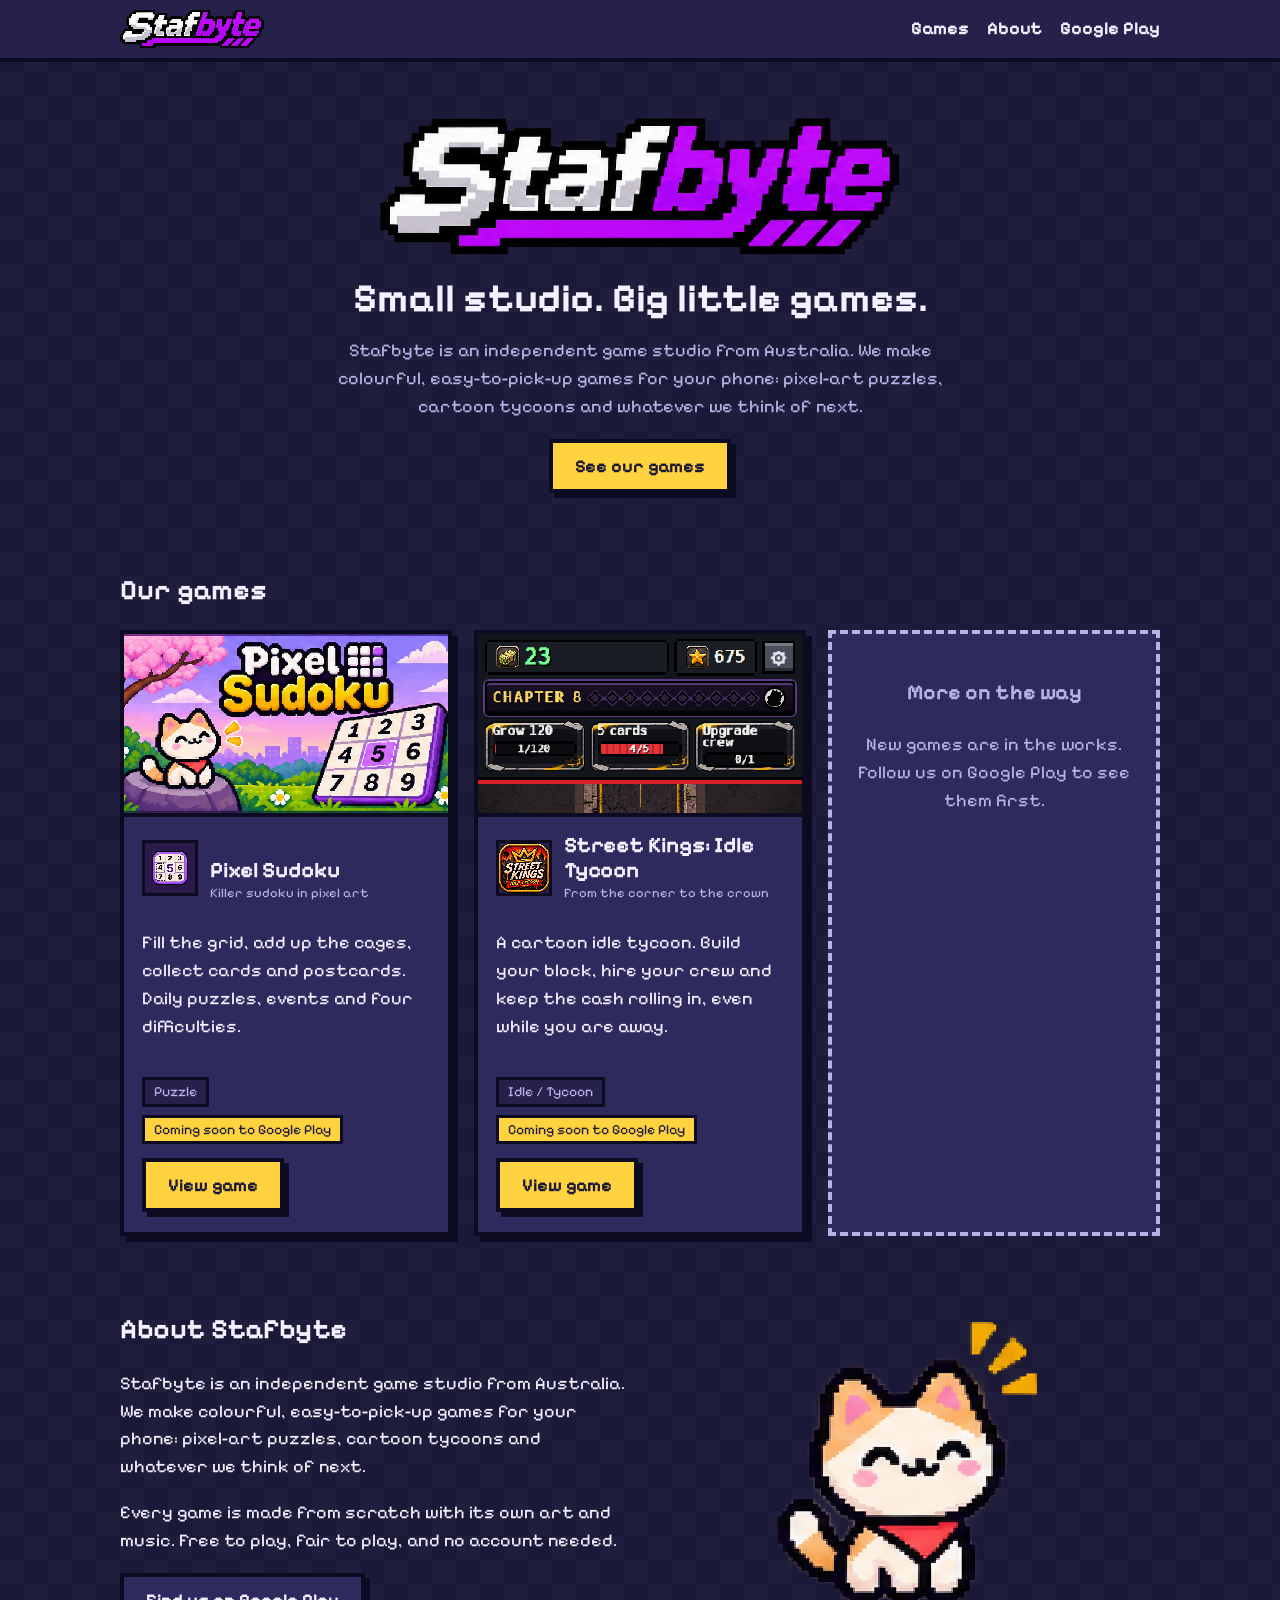
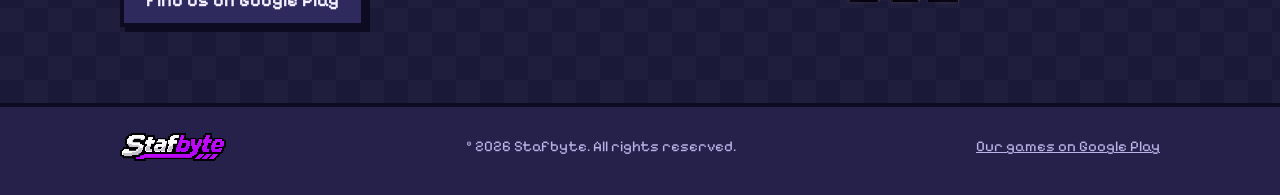
<file: index.html>
<!doctype html>
<html lang="en-AU">
<head>
<meta charset="utf-8">
<meta name="viewport" content="width=device-width, initial-scale=1">
<title>Stafbyte | Mobile games</title>
<meta name="description" content="Stafbyte is an independent game studio from Australia. We make colourful, easy-to-pick-up games for your phone: pixel-art puzzles, cartoon tycoons and whatever we think of next.">
<meta property="og:title" content="Stafbyte | Mobile games">
<meta property="og:description" content="Stafbyte is an independent game studio from Australia. We make colourful, easy-to-pick-up games for your phone: pixel-art puzzles, cartoon tycoons and whatever we think of next.">
<meta property="og:image" content="img/logo.png">
<meta name="theme-color" content="#1b1938">
<link rel="icon" href="img/favicon.png">
<link rel="stylesheet" href="style.css?v=1794635721">
</head>
<body>
<header class="site"><div class="wrap">
  <a class="brand" href="index.html"><img src="img/logo.png" alt="Stafbyte"></a>
  <nav><a href="index.html#games">Games</a><a href="index.html#about">About</a><a href="https://play.google.com/store/apps/developer?id=Stafbyte" rel="noopener">Google Play</a></nav>
</div></header>
<main>
<div class="hero"><div class="wrap">
  <img class="logo" src="img/logo.png" alt="Stafbyte">
  <h1>Small studio. Big little games.</h1>
  <p>Stafbyte is an independent game studio from Australia. We make colourful, easy-to-pick-up games for your phone: pixel-art puzzles, cartoon tycoons and whatever we think of next.</p>
  <a class="btn" href="#games">See our games</a>
</div></div>
<section id="games"><div class="wrap">
  <h2>Our games</h2>
  <div class="grid">
<article class="game">
  <div class="art"><img src="img/pixel-sudoku-scene.png" alt="Pixel Sudoku"></div>
  <div class="body">
    <div class="title"><img src="img/pixel-sudoku-icon.png" alt=""><div><h3>Pixel Sudoku</h3><p class="tag">Killer sudoku in pixel art</p></div></div>
    <p>Fill the grid, add up the cages, collect cards and postcards. Daily puzzles, events and four difficulties.</p>
    <div class="foot">
      <div class="meta"><span class="pill">Puzzle</span><span class="pill soon">Coming soon to Google Play</span></div>
      <div class="go"><a class="btn" href="pixelsudoku/index.html">View game</a></div>
    </div>
  </div>
</article>
<article class="game">
  <div class="art"><img src="img/street-kings-shot.png" alt="Street Kings: Idle Tycoon"></div>
  <div class="body">
    <div class="title"><img src="img/street-kings-icon.png" alt=""><div><h3>Street Kings: Idle Tycoon</h3><p class="tag">From the corner to the crown</p></div></div>
    <p>A cartoon idle tycoon. Build your block, hire your crew and keep the cash rolling in, even while you are away.</p>
    <div class="foot">
      <div class="meta"><span class="pill">Idle / Tycoon</span><span class="pill soon">Coming soon to Google Play</span></div>
      <div class="go"><a class="btn" href="streetkingsidle/index.html">View game</a></div>
    </div>
  </div>
</article>
    <div class="soonbox"><h3>More on the way</h3><p>New games are in the works. Follow us on Google Play to see them first.</p></div>
  </div>
</div></section>
<section id="about"><div class="wrap two">
  <div><h2>About Stafbyte</h2><p>Stafbyte is an independent game studio from Australia. We make colourful, easy-to-pick-up games for your phone: pixel-art puzzles, cartoon tycoons and whatever we think of next.</p><p>Every game is made from scratch with its own art and music. Free to play, fair to play, and no account needed.</p>
  <a class="btn alt" href="https://play.google.com/store/apps/developer?id=Stafbyte" rel="noopener">Find us on Google Play</a></div>
  <div style="text-align:center"><img src="img/mascot.png" alt="" style="width:min(260px,70%)"></div>
</div></section>
</main>
<footer class="site"><div class="wrap">
  <img src="img/logo.png" alt="Stafbyte">
  <div>&copy; 2026 Stafbyte. All rights reserved.</div>
  <div><a href="https://play.google.com/store/apps/developer?id=Stafbyte" rel="noopener">Our games on Google Play</a></div>
</div></footer>
</body>
</html>
</file>
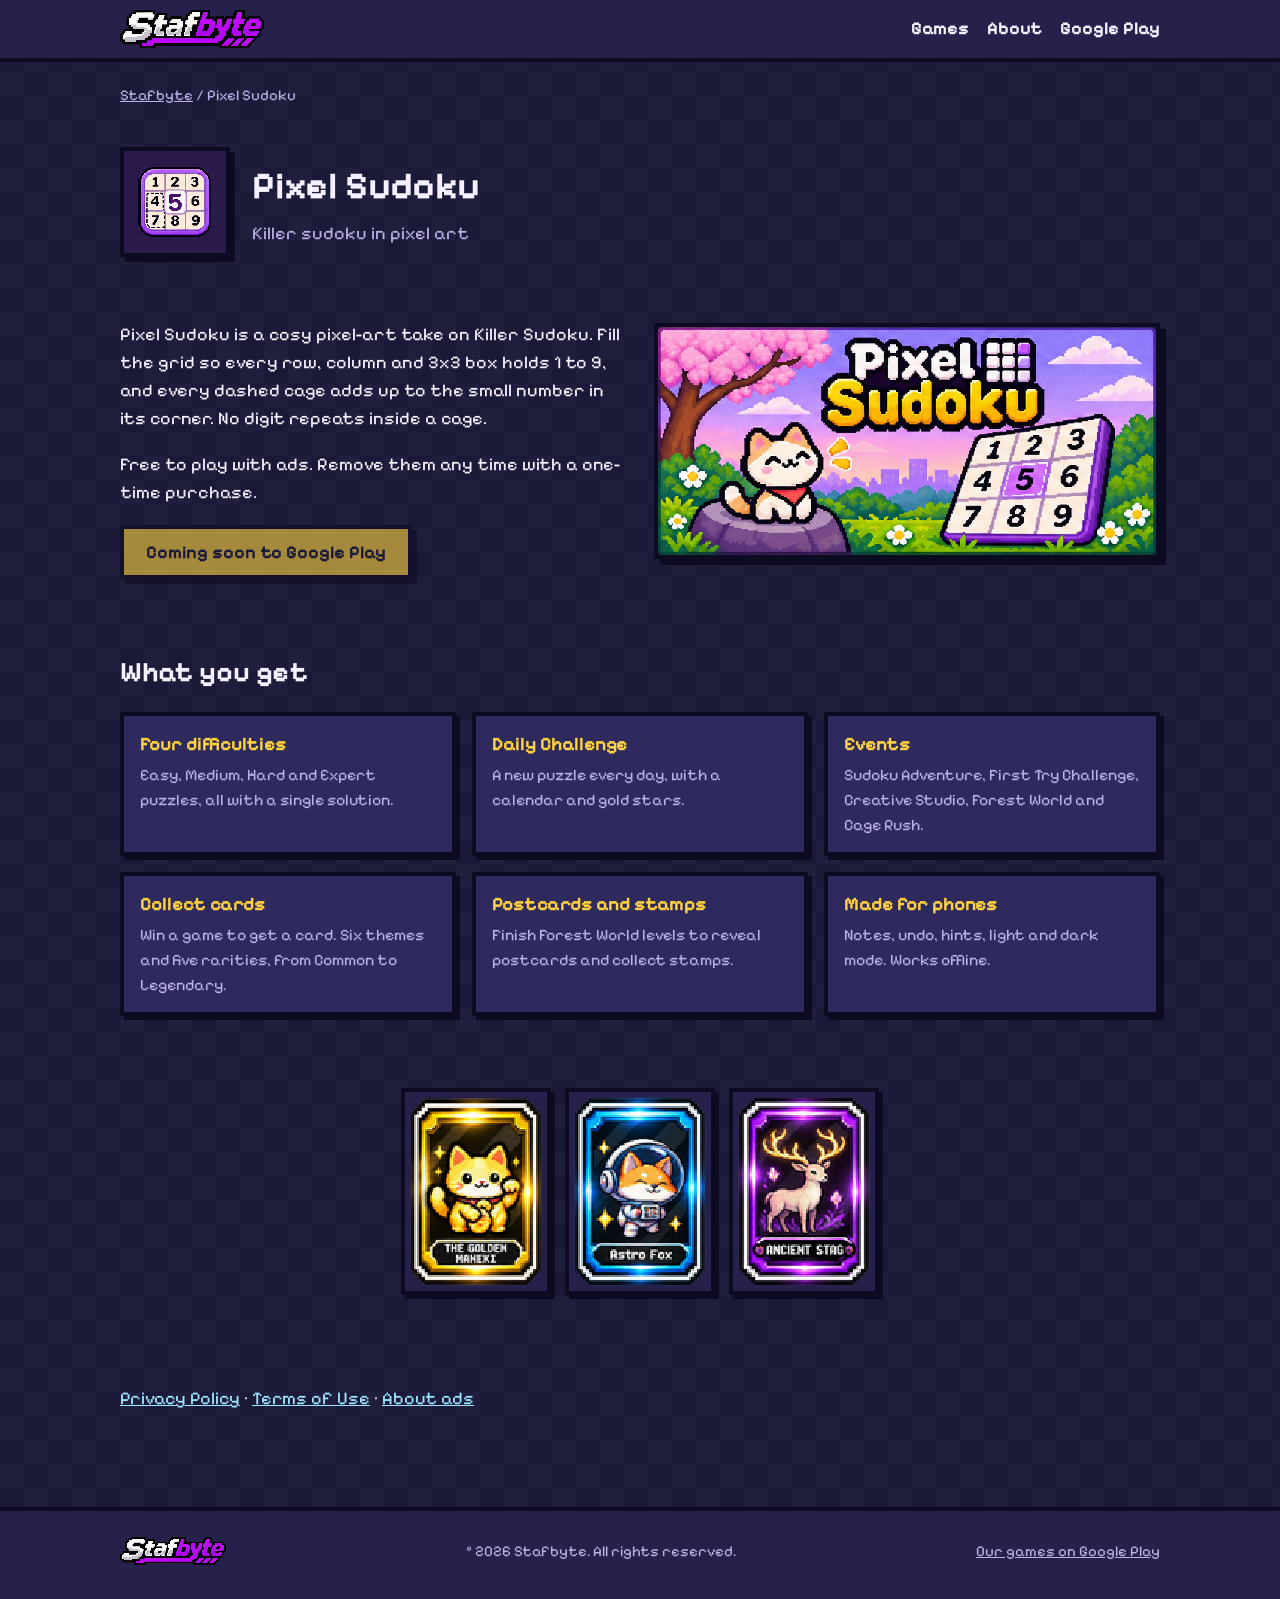
<file: pixel-sudoku/index.html>
<!doctype html>
<html lang="en-AU">
<head>
<meta charset="utf-8">
<meta name="viewport" content="width=device-width, initial-scale=1">
<title>Pixel Sudoku | Stafbyte</title>
<meta name="description" content="Pixel Sudoku is a cosy pixel-art take on Killer Sudoku. Fill the grid so every row, column and 3x3 box holds 1 to 9, and every dashed cage adds up to the small number in its corner. No digit repeats inside a cage.">
<meta property="og:title" content="Pixel Sudoku | Stafbyte">
<meta property="og:description" content="Pixel Sudoku is a cosy pixel-art take on Killer Sudoku. Fill the grid so every row, column and 3x3 box holds 1 to 9, and every dashed cage adds up to the small number in its corner. No digit repeats inside a cage.">
<meta property="og:image" content="../img/logo.png">
<meta name="theme-color" content="#1b1938">
<link rel="icon" href="../img/favicon.png">
<link rel="stylesheet" href="../style.css">
</head>
<body>
<header class="site"><div class="wrap">
  <a class="brand" href="../index.html"><img src="../img/logo.png" alt="Stafbyte"></a>
  <nav><a href="../index.html#games">Games</a><a href="../index.html#about">About</a><a href="https://play.google.com/store/apps/developer?id=Stafbyte" rel="noopener">Google Play</a></nav>
</div></header>
<main><div class="wrap">
<div class="crumbs"><a href="../index.html">Stafbyte</a> / Pixel Sudoku</div>
<div class="page-hero"><img class="icon" src="../img/pixel-sudoku-icon.png" alt=""><div><h1>Pixel Sudoku</h1><p>Killer sudoku in pixel art</p></div></div>
<section class="two"><div><p>Pixel Sudoku is a cosy pixel-art take on Killer Sudoku. Fill the grid so every row, column and 3x3 box holds 1 to 9, and every dashed cage adds up to the small number in its corner. No digit repeats inside a cage.</p><p>Free to play with ads. Remove them any time with a one-time purchase.</p><a class="btn" aria-disabled="true" href="#">Coming soon to Google Play</a></div><div><img class="heroimg" src="../img/pixel-sudoku-scene.png" alt=""></div></section>
<section><h2>What you get</h2><div class="feat"><div><h3>Four difficulties</h3><p>Easy, Medium, Hard and Expert puzzles, all with a single solution.</p></div><div><h3>Daily Challenge</h3><p>A new puzzle every day, with a calendar and gold stars.</p></div><div><h3>Events</h3><p>Sudoku Adventure, First Try Challenge, Creative Studio, Forest World and Cage Rush.</p></div><div><h3>Collect cards</h3><p>Win a game to get a card. Six themes and five rarities, from Common to Legendary.</p></div><div><h3>Postcards and stamps</h3><p>Finish Forest World levels to reveal postcards and collect stamps.</p></div><div><h3>Made for phones</h3><p>Notes, undo, hints, light and dark mode. Works offline.</p></div></div></section>
<section><div class="shots"><img src="../img/ps/cats-8.png" alt=""><img src="../img/ps/space-6.png" alt=""><img src="../img/ps/forest-7.png" alt=""></div></section>
<section><p class="tag"><a href="privacy.html">Privacy Policy</a> &middot; <a href="terms.html">Terms of Use</a> &middot; <a href="ads.html">About ads</a></p></section>
</div></main>
<footer class="site"><div class="wrap">
  <img src="../img/logo.png" alt="Stafbyte">
  <div>&copy; 2026 Stafbyte. All rights reserved.</div>
  <div><a href="https://play.google.com/store/apps/developer?id=Stafbyte" rel="noopener">Our games on Google Play</a></div>
</div></footer>
</body>
</html>
</file>
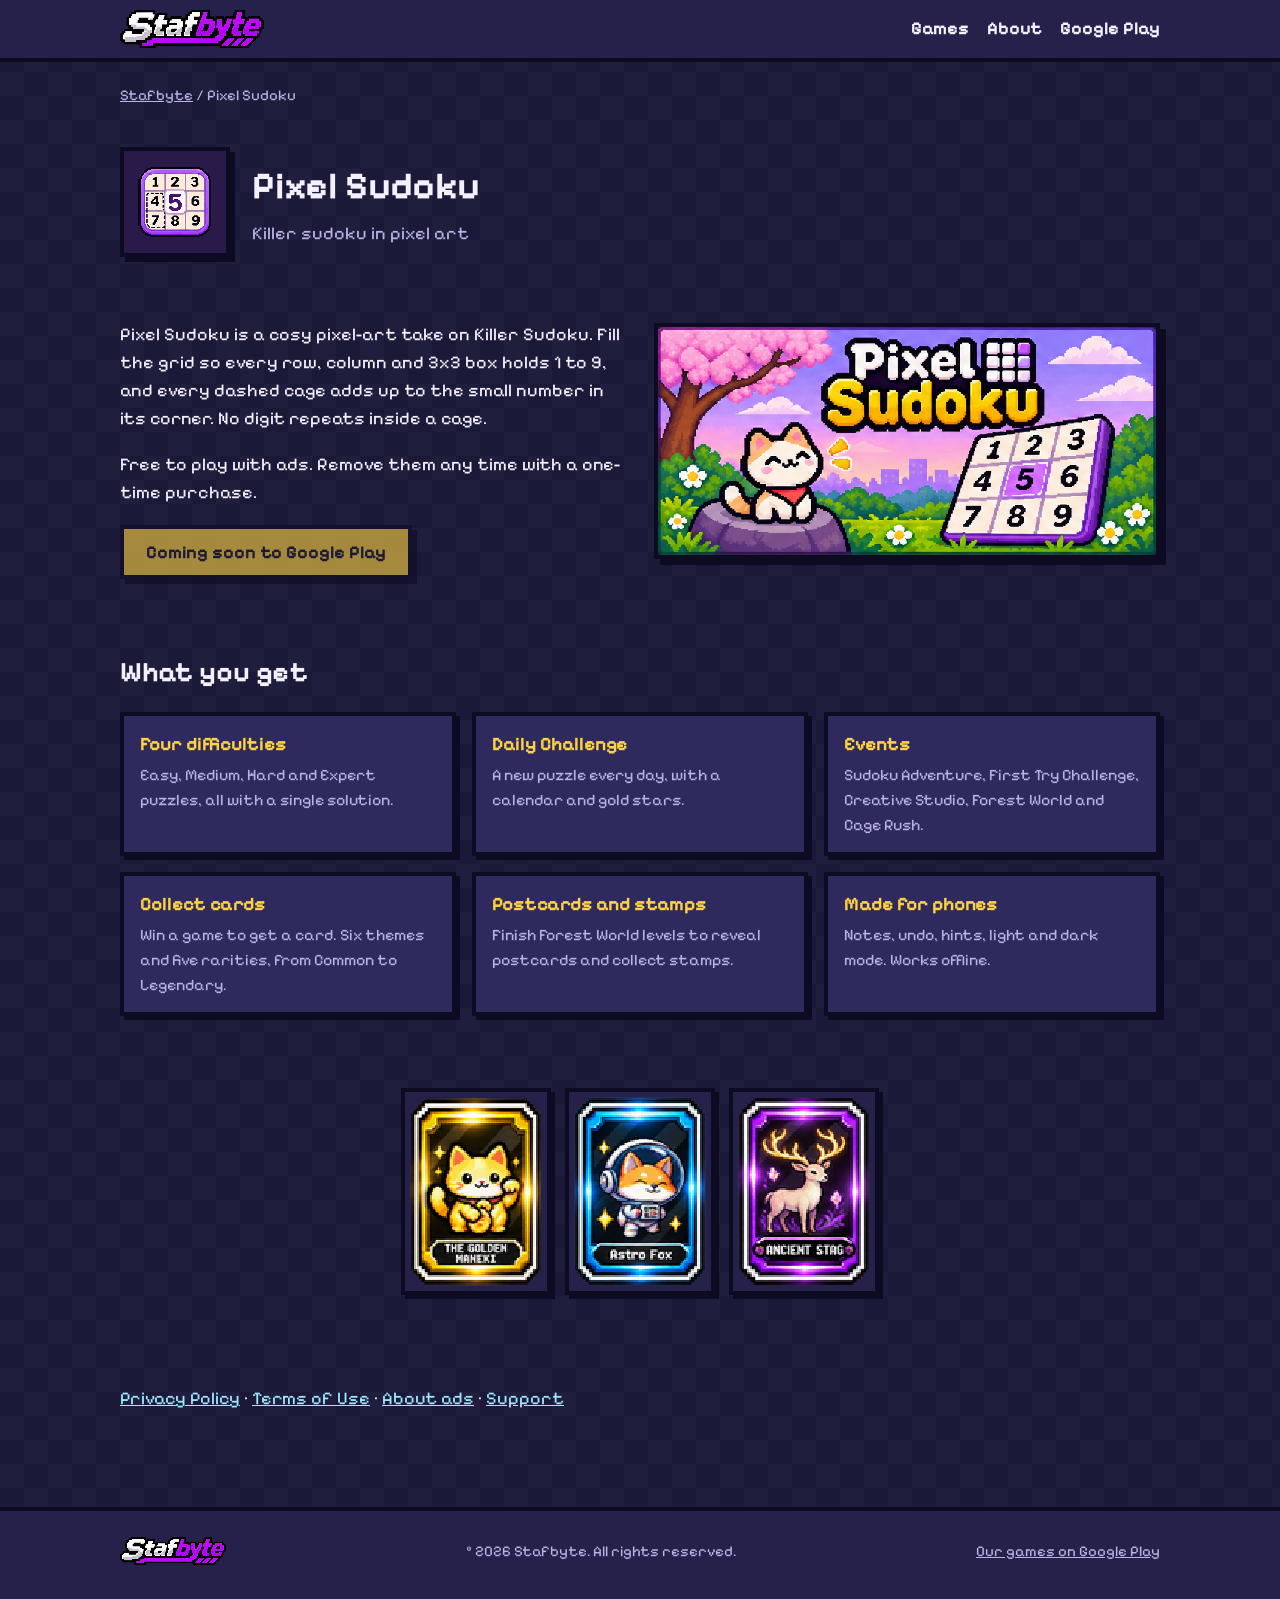
<file: pixelsudoku/index.html>
<!doctype html>
<html lang="en-AU">
<head>
<meta charset="utf-8">
<meta name="viewport" content="width=device-width, initial-scale=1">
<title>Pixel Sudoku | Stafbyte</title>
<meta name="description" content="Pixel Sudoku is a cosy pixel-art take on Killer Sudoku. Fill the grid so every row, column and 3x3 box holds 1 to 9, and every dashed cage adds up to the small number in its corner. No digit repeats inside a cage.">
<meta property="og:title" content="Pixel Sudoku | Stafbyte">
<meta property="og:description" content="Pixel Sudoku is a cosy pixel-art take on Killer Sudoku. Fill the grid so every row, column and 3x3 box holds 1 to 9, and every dashed cage adds up to the small number in its corner. No digit repeats inside a cage.">
<meta property="og:image" content="../img/logo.png">
<meta name="theme-color" content="#1b1938">
<link rel="icon" href="../img/favicon.png">
<link rel="stylesheet" href="../style.css?v=1794635721">
</head>
<body>
<header class="site"><div class="wrap">
  <a class="brand" href="../index.html"><img src="../img/logo.png" alt="Stafbyte"></a>
  <nav><a href="../index.html#games">Games</a><a href="../index.html#about">About</a><a href="https://play.google.com/store/apps/developer?id=Stafbyte" rel="noopener">Google Play</a></nav>
</div></header>
<main><div class="wrap">
<div class="crumbs"><a href="../index.html">Stafbyte</a> / Pixel Sudoku</div>
<div class="page-hero"><img class="icon" src="../img/pixel-sudoku-icon.png" alt=""><div><h1>Pixel Sudoku</h1><p>Killer sudoku in pixel art</p></div></div>
<section class="two"><div><p>Pixel Sudoku is a cosy pixel-art take on Killer Sudoku. Fill the grid so every row, column and 3x3 box holds 1 to 9, and every dashed cage adds up to the small number in its corner. No digit repeats inside a cage.</p><p>Free to play with ads. Remove them any time with a one-time purchase.</p><a class="btn" aria-disabled="true" href="#">Coming soon to Google Play</a> </div><div><img class="heroimg" src="../img/pixel-sudoku-scene.png" alt=""></div></section>
<section><h2>What you get</h2><div class="feat"><div><h3>Four difficulties</h3><p>Easy, Medium, Hard and Expert puzzles, all with a single solution.</p></div><div><h3>Daily Challenge</h3><p>A new puzzle every day, with a calendar and gold stars.</p></div><div><h3>Events</h3><p>Sudoku Adventure, First Try Challenge, Creative Studio, Forest World and Cage Rush.</p></div><div><h3>Collect cards</h3><p>Win a game to get a card. Six themes and five rarities, from Common to Legendary.</p></div><div><h3>Postcards and stamps</h3><p>Finish Forest World levels to reveal postcards and collect stamps.</p></div><div><h3>Made for phones</h3><p>Notes, undo, hints, light and dark mode. Works offline.</p></div></div></section>
<section><div class="shots"><img src="../img/ps/cats-8.png" alt=""><img src="../img/ps/space-6.png" alt=""><img src="../img/ps/forest-7.png" alt=""></div></section>


<section><p class="tag"><a href="privacy.html">Privacy Policy</a> &middot; <a href="terms.html">Terms of Use</a> &middot; <a href="ads.html">About ads</a> &middot; <a href="support.html">Support</a></p></section>
</div></main>
<footer class="site"><div class="wrap">
  <img src="../img/logo.png" alt="Stafbyte">
  <div>&copy; 2026 Stafbyte. All rights reserved.</div>
  <div><a href="https://play.google.com/store/apps/developer?id=Stafbyte" rel="noopener">Our games on Google Play</a></div>
</div></footer>
</body>
</html>
</file>
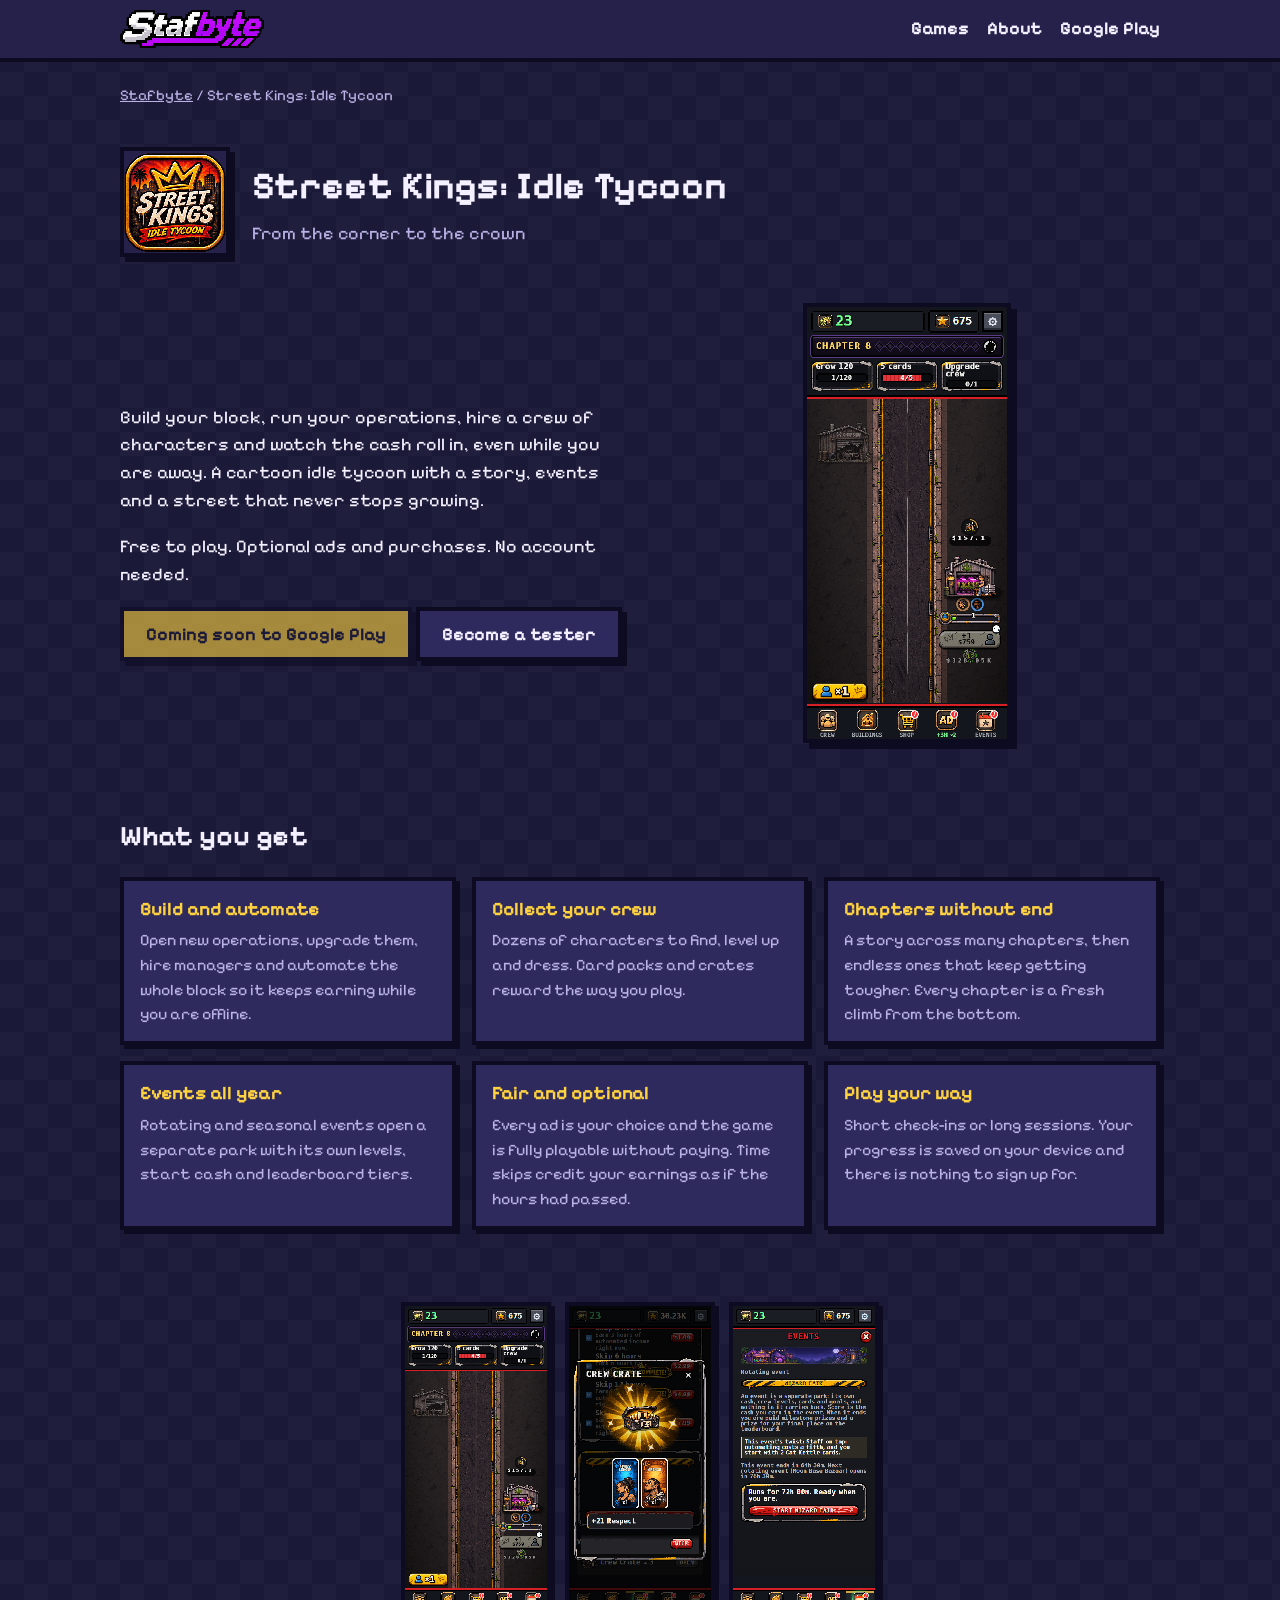
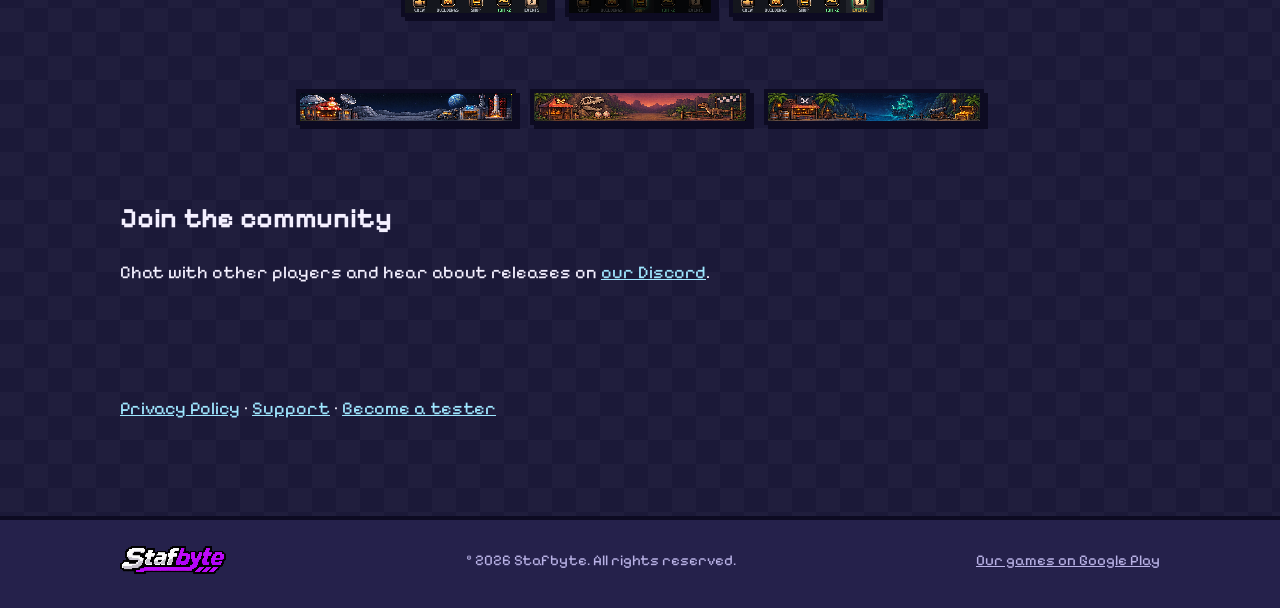
<file: streetkingsidle/index.html>
<!doctype html>
<html lang="en-AU">
<head>
<meta charset="utf-8">
<meta name="viewport" content="width=device-width, initial-scale=1">
<title>Street Kings: Idle Tycoon | Stafbyte</title>
<meta name="description" content="Build your block, run your operations, hire a crew of characters and watch the cash roll in, even while you are away. A cartoon idle tycoon with a story, events and a street that never stops growing.">
<meta property="og:title" content="Street Kings: Idle Tycoon | Stafbyte">
<meta property="og:description" content="Build your block, run your operations, hire a crew of characters and watch the cash roll in, even while you are away. A cartoon idle tycoon with a story, events and a street that never stops growing.">
<meta property="og:image" content="../img/logo.png">
<meta name="theme-color" content="#1b1938">
<link rel="icon" href="../img/favicon.png">
<link rel="stylesheet" href="../style.css?v=1794635721">
</head>
<body>
<header class="site"><div class="wrap">
  <a class="brand" href="../index.html"><img src="../img/logo.png" alt="Stafbyte"></a>
  <nav><a href="../index.html#games">Games</a><a href="../index.html#about">About</a><a href="https://play.google.com/store/apps/developer?id=Stafbyte" rel="noopener">Google Play</a></nav>
</div></header>
<main><div class="wrap">
<div class="crumbs"><a href="../index.html">Stafbyte</a> / Street Kings: Idle Tycoon</div>
<div class="page-hero"><img class="icon" src="../img/street-kings-icon.png" alt=""><div><h1>Street Kings: Idle Tycoon</h1><p>From the corner to the crown</p></div></div>
<section class="two"><div><p>Build your block, run your operations, hire a crew of characters and watch the cash roll in, even while you are away. A cartoon idle tycoon with a story, events and a street that never stops growing.</p><p>Free to play. Optional ads and purchases. No account needed.</p><a class="btn" aria-disabled="true" href="#">Coming soon to Google Play</a> <a class="btn alt" href="testers.html">Become a tester</a></div><div><img class="heroimg" src="../img/street-kings-shot.png" alt=""></div></section>
<section><h2>What you get</h2><div class="feat"><div><h3>Build and automate</h3><p>Open new operations, upgrade them, hire managers and automate the whole block so it keeps earning while you are offline.</p></div><div><h3>Collect your crew</h3><p>Dozens of characters to find, level up and dress. Card packs and crates reward the way you play.</p></div><div><h3>Chapters without end</h3><p>A story across many chapters, then endless ones that keep getting tougher. Every chapter is a fresh climb from the bottom.</p></div><div><h3>Events all year</h3><p>Rotating and seasonal events open a separate park with its own levels, start cash and leaderboard tiers.</p></div><div><h3>Fair and optional</h3><p>Every ad is your choice and the game is fully playable without paying. Time skips credit your earnings as if the hours had passed.</p></div><div><h3>Play your way</h3><p>Short check-ins or long sessions. Your progress is saved on your device and there is nothing to sign up for.</p></div></div></section>
<section><div class="shots"><img src="../img/sk/shot-block.png" alt=""><img src="../img/sk/shot-crate.png" alt=""><img src="../img/sk/shot-events.png" alt=""></div></section>
<section><div class="shots banners"><img src="../img/sk/moon.png" alt=""><img src="../img/sk/dino.png" alt=""><img src="../img/sk/pirate.png" alt=""></div></section>
<section><h2>Join the community</h2><p>Chat with other players and hear about releases on <a href="https://discord.gg/XURKJn7upJ" rel="noopener">our Discord</a>.</p></section>
<section><p class="tag"><a href="privacy.html">Privacy Policy</a> &middot; <a href="support.html">Support</a> &middot; <a href="testers.html">Become a tester</a></p></section>
</div></main>
<footer class="site"><div class="wrap">
  <img src="../img/logo.png" alt="Stafbyte">
  <div>&copy; 2026 Stafbyte. All rights reserved.</div>
  <div><a href="https://play.google.com/store/apps/developer?id=Stafbyte" rel="noopener">Our games on Google Play</a></div>
</div></footer>
</body>
</html>
</file>
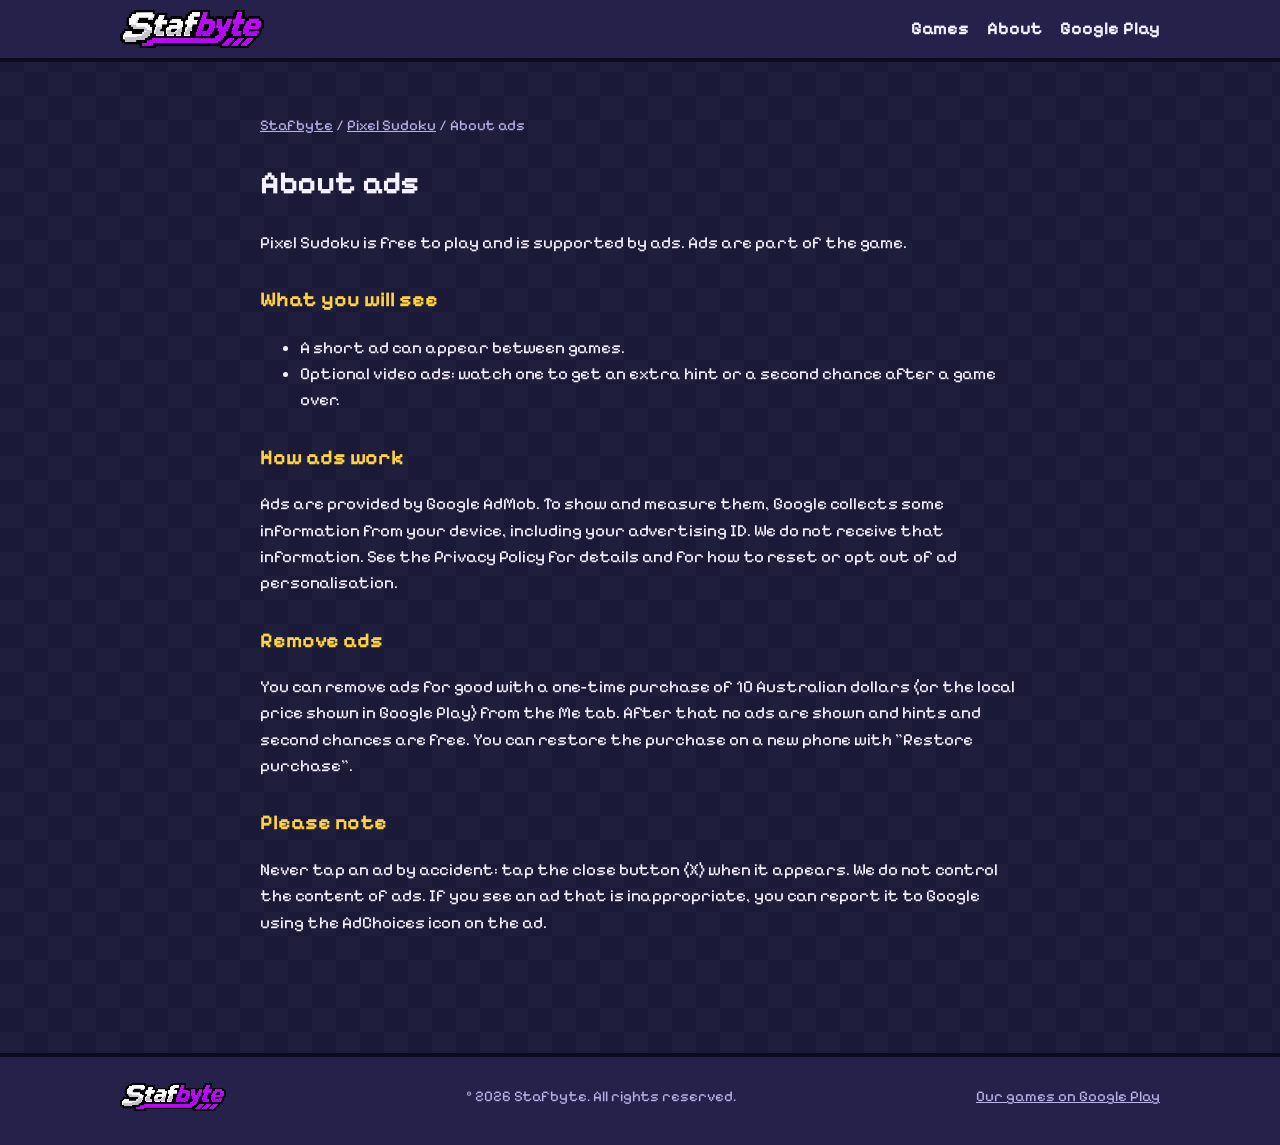
<file: pixel-sudoku/ads.html>
<!doctype html>
<html lang="en-AU">
<head>
<meta charset="utf-8">
<meta name="viewport" content="width=device-width, initial-scale=1">
<title>Pixel Sudoku About ads | Stafbyte</title>
<meta name="description" content="About ads">
<meta property="og:title" content="Pixel Sudoku About ads | Stafbyte">
<meta property="og:description" content="About ads">
<meta property="og:image" content="../img/logo.png">
<meta name="theme-color" content="#1b1938">
<link rel="icon" href="../img/favicon.png">
<link rel="stylesheet" href="../style.css">
</head>
<body>
<header class="site"><div class="wrap">
  <a class="brand" href="../index.html"><img src="../img/logo.png" alt="Stafbyte"></a>
  <nav><a href="../index.html#games">Games</a><a href="../index.html#about">About</a><a href="https://play.google.com/store/apps/developer?id=Stafbyte" rel="noopener">Google Play</a></nav>
</div></header>
<main><div class="wrap doc"><div class="crumbs"><a href="../index.html">Stafbyte</a> / <a href="index.html">Pixel Sudoku</a> / About ads</div><h1>About ads</h1>
<p>Pixel Sudoku is free to play and is supported by ads. Ads are part of the game.</p>
<h2>What you will see</h2>
<ul>
<li>A short ad can appear between games.</li>
<li>Optional video ads: watch one to get an extra hint or a second chance after a game over.</li>
</ul>
<h2>How ads work</h2>
<p>Ads are provided by Google AdMob. To show and measure them, Google collects some information from your device, including your advertising ID. We do not receive that information. See the Privacy Policy for details and for how to reset or opt out of ad personalisation.</p>
<h2>Remove ads</h2>
<p>You can remove ads for good with a one-time purchase of 10 Australian dollars (or the local price shown in Google Play) from the Me tab. After that no ads are shown and hints and second chances are free. You can restore the purchase on a new phone with &quot;Restore purchase&quot;.</p>
<h2>Please note</h2>
<p>Never tap an ad by accident: tap the close button (X) when it appears. We do not control the content of ads. If you see an ad that is inappropriate, you can report it to Google using the AdChoices icon on the ad.</p></div></main>
<footer class="site"><div class="wrap">
  <img src="../img/logo.png" alt="Stafbyte">
  <div>&copy; 2026 Stafbyte. All rights reserved.</div>
  <div><a href="https://play.google.com/store/apps/developer?id=Stafbyte" rel="noopener">Our games on Google Play</a></div>
</div></footer>
</body>
</html>
</file>
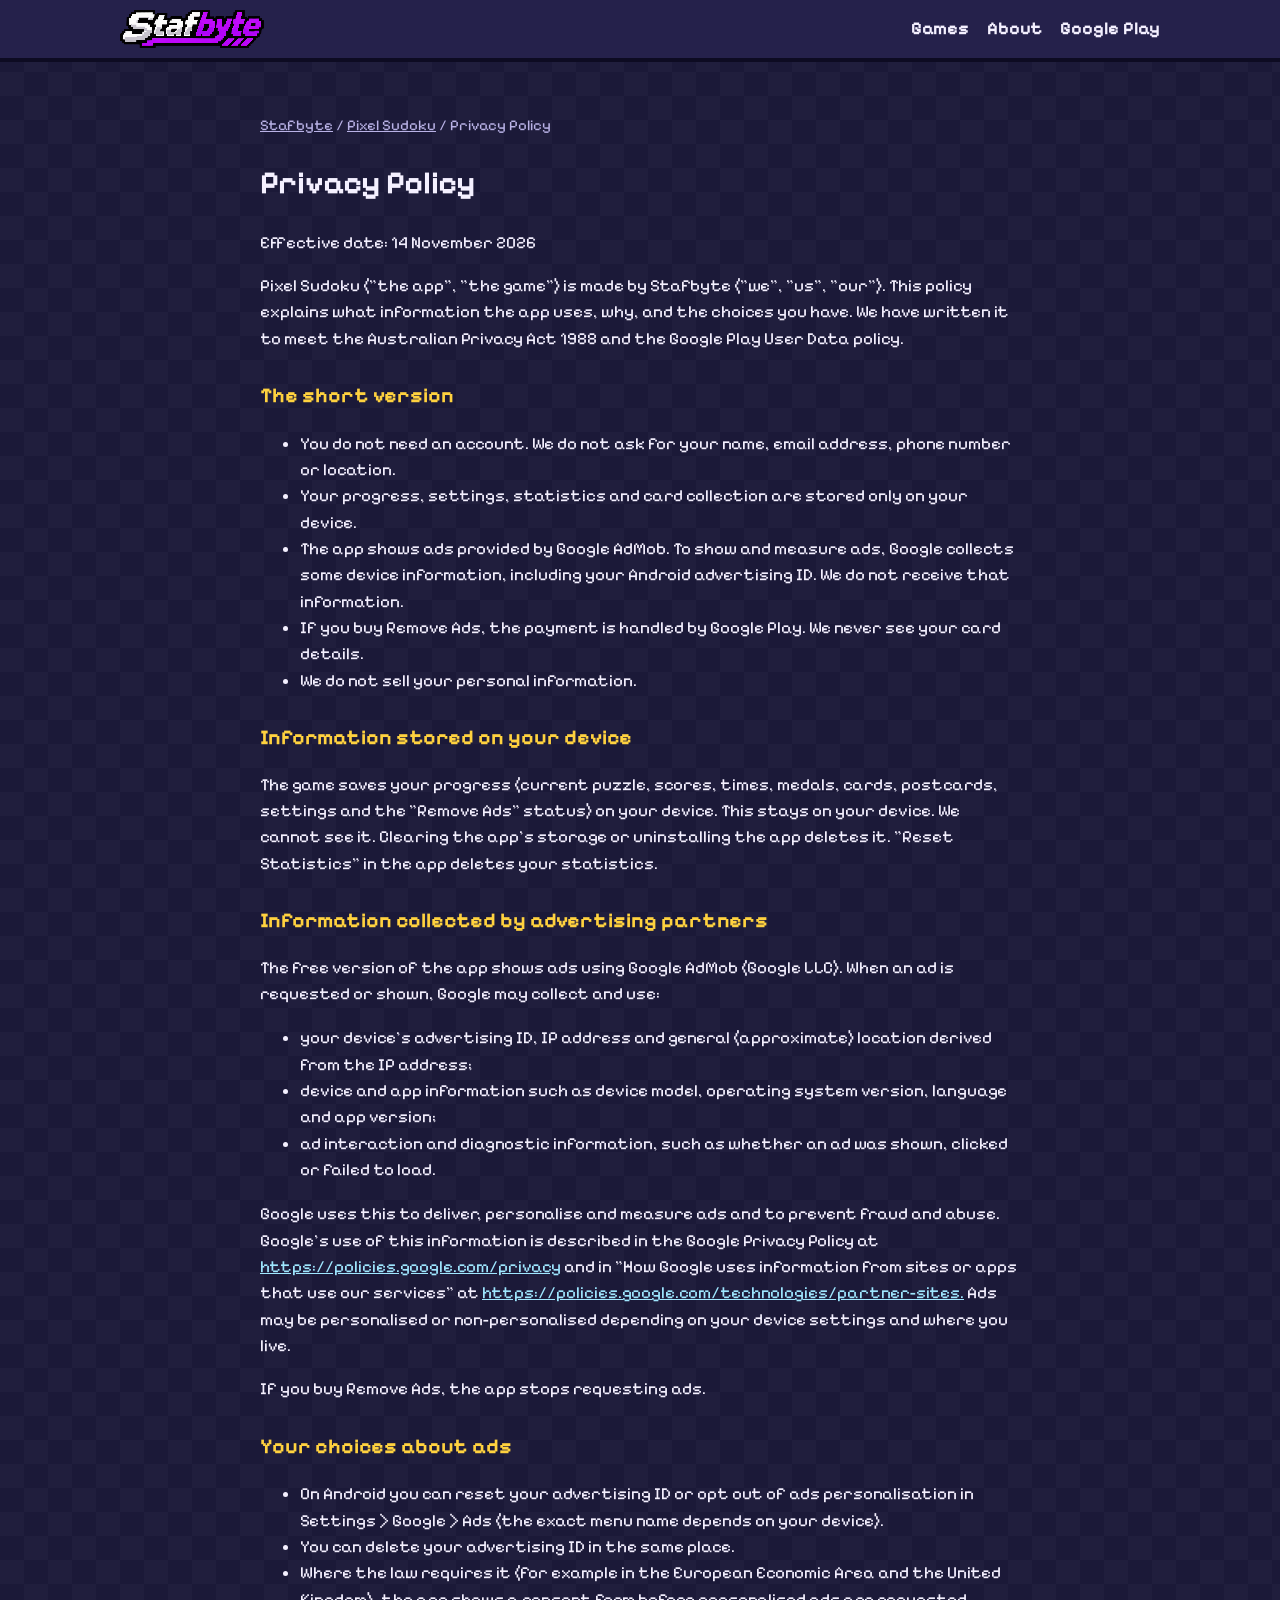
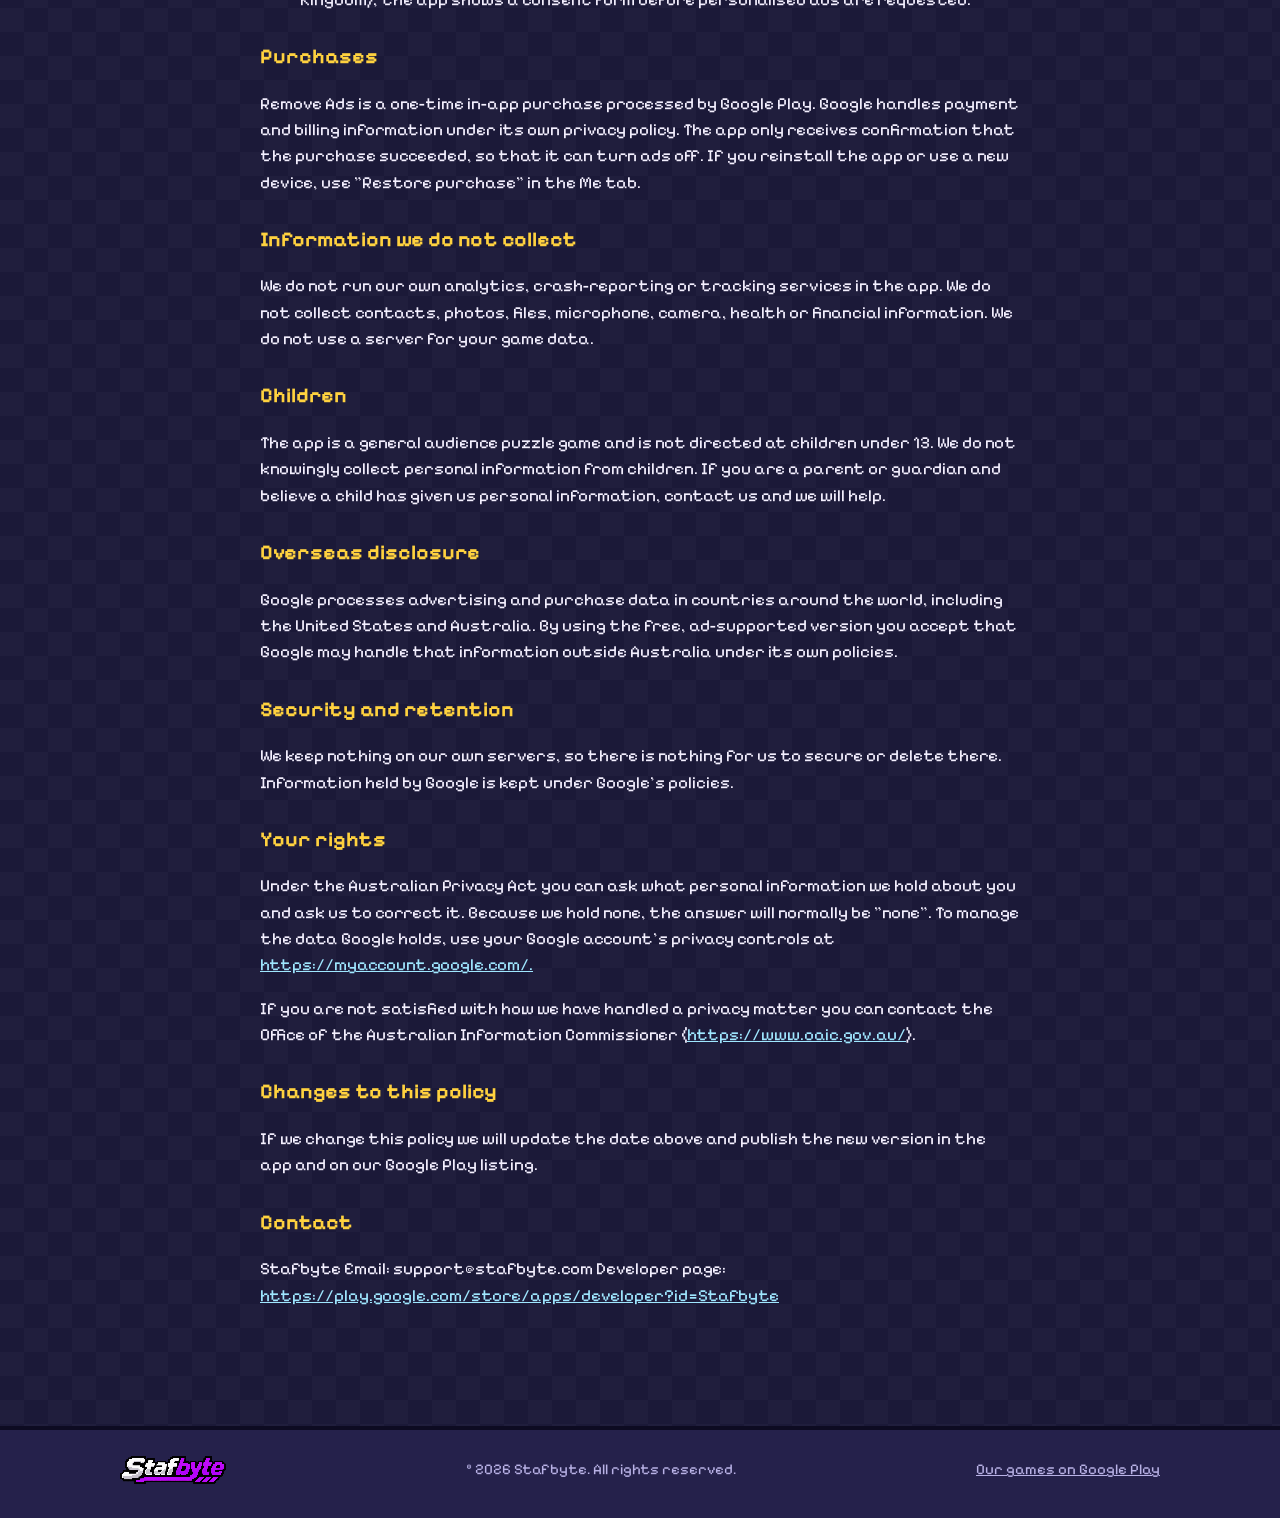
<file: pixel-sudoku/privacy.html>
<!doctype html>
<html lang="en-AU">
<head>
<meta charset="utf-8">
<meta name="viewport" content="width=device-width, initial-scale=1">
<title>Pixel Sudoku Privacy Policy | Stafbyte</title>
<meta name="description" content="Privacy Policy">
<meta property="og:title" content="Pixel Sudoku Privacy Policy | Stafbyte">
<meta property="og:description" content="Privacy Policy">
<meta property="og:image" content="../img/logo.png">
<meta name="theme-color" content="#1b1938">
<link rel="icon" href="../img/favicon.png">
<link rel="stylesheet" href="../style.css">
</head>
<body>
<header class="site"><div class="wrap">
  <a class="brand" href="../index.html"><img src="../img/logo.png" alt="Stafbyte"></a>
  <nav><a href="../index.html#games">Games</a><a href="../index.html#about">About</a><a href="https://play.google.com/store/apps/developer?id=Stafbyte" rel="noopener">Google Play</a></nav>
</div></header>
<main><div class="wrap doc"><div class="crumbs"><a href="../index.html">Stafbyte</a> / <a href="index.html">Pixel Sudoku</a> / Privacy Policy</div><h1>Privacy Policy</h1>
<p>Effective date: 14 November 2026</p>
<p>Pixel Sudoku (&quot;the app&quot;, &quot;the game&quot;) is made by Stafbyte (&quot;we&quot;, &quot;us&quot;, &quot;our&quot;). This policy explains what information the app uses, why, and the choices you have. We have written it to meet the Australian Privacy Act 1988 and the Google Play User Data policy.</p>
<h2>The short version</h2>
<ul>
<li>You do not need an account. We do not ask for your name, email address, phone number or location.</li>
<li>Your progress, settings, statistics and card collection are stored only on your device.</li>
<li>The app shows ads provided by Google AdMob. To show and measure ads, Google collects some device information, including your Android advertising ID. We do not receive that information.</li>
<li>If you buy Remove Ads, the payment is handled by Google Play. We never see your card details.</li>
<li>We do not sell your personal information.</li>
</ul>
<h2>Information stored on your device</h2>
<p>The game saves your progress (current puzzle, scores, times, medals, cards, postcards, settings and the &quot;Remove Ads&quot; status) on your device. This stays on your device. We cannot see it. Clearing the app&#x27;s storage or uninstalling the app deletes it. &quot;Reset Statistics&quot; in the app deletes your statistics.</p>
<h2>Information collected by advertising partners</h2>
<p>The free version of the app shows ads using Google AdMob (Google LLC). When an ad is requested or shown, Google may collect and use:</p>
<ul>
<li>your device&#x27;s advertising ID, IP address and general (approximate) location derived from the IP address;</li>
<li>device and app information such as device model, operating system version, language and app version;</li>
<li>ad interaction and diagnostic information, such as whether an ad was shown, clicked or failed to load.</li>
</ul>
<p>Google uses this to deliver, personalise and measure ads and to prevent fraud and abuse. Google&#x27;s use of this information is described in the Google Privacy Policy at <a href="https://policies.google.com/privacy" rel="noopener">https://policies.google.com/privacy</a> and in &quot;How Google uses information from sites or apps that use our services&quot; at <a href="https://policies.google.com/technologies/partner-sites." rel="noopener">https://policies.google.com/technologies/partner-sites.</a> Ads may be personalised or non-personalised depending on your device settings and where you live.</p>
<p>If you buy Remove Ads, the app stops requesting ads.</p>
<h2>Your choices about ads</h2>
<ul>
<li>On Android you can reset your advertising ID or opt out of ads personalisation in Settings &gt; Google &gt; Ads (the exact menu name depends on your device).</li>
<li>You can delete your advertising ID in the same place.</li>
<li>Where the law requires it (for example in the European Economic Area and the United Kingdom), the app shows a consent form before personalised ads are requested.</li>
</ul>
<h2>Purchases</h2>
<p>Remove Ads is a one-time in-app purchase processed by Google Play. Google handles payment and billing information under its own privacy policy. The app only receives confirmation that the purchase succeeded, so that it can turn ads off. If you reinstall the app or use a new device, use &quot;Restore purchase&quot; in the Me tab.</p>
<h2>Information we do not collect</h2>
<p>We do not run our own analytics, crash-reporting or tracking services in the app. We do not collect contacts, photos, files, microphone, camera, health or financial information. We do not use a server for your game data.</p>
<h2>Children</h2>
<p>The app is a general audience puzzle game and is not directed at children under 13. We do not knowingly collect personal information from children. If you are a parent or guardian and believe a child has given us personal information, contact us and we will help.</p>
<h2>Overseas disclosure</h2>
<p>Google processes advertising and purchase data in countries around the world, including the United States and Australia. By using the free, ad-supported version you accept that Google may handle that information outside Australia under its own policies.</p>
<h2>Security and retention</h2>
<p>We keep nothing on our own servers, so there is nothing for us to secure or delete there. Information held by Google is kept under Google&#x27;s policies.</p>
<h2>Your rights</h2>
<p>Under the Australian Privacy Act you can ask what personal information we hold about you and ask us to correct it. Because we hold none, the answer will normally be &quot;none&quot;. To manage the data Google holds, use your Google account&#x27;s privacy controls at <a href="https://myaccount.google.com/." rel="noopener">https://myaccount.google.com/.</a></p>
<p>If you are not satisfied with how we have handled a privacy matter you can contact the Office of the Australian Information Commissioner (<a href="https://www.oaic.gov.au/" rel="noopener">https://www.oaic.gov.au/</a>).</p>
<h2>Changes to this policy</h2>
<p>If we change this policy we will update the date above and publish the new version in the app and on our Google Play listing.</p>
<h2>Contact</h2>
<p>Stafbyte Email: support@stafbyte.com Developer page: <a href="https://play.google.com/store/apps/developer?id=Stafbyte" rel="noopener">https://play.google.com/store/apps/developer?id=Stafbyte</a></p></div></main>
<footer class="site"><div class="wrap">
  <img src="../img/logo.png" alt="Stafbyte">
  <div>&copy; 2026 Stafbyte. All rights reserved.</div>
  <div><a href="https://play.google.com/store/apps/developer?id=Stafbyte" rel="noopener">Our games on Google Play</a></div>
</div></footer>
</body>
</html>
</file>
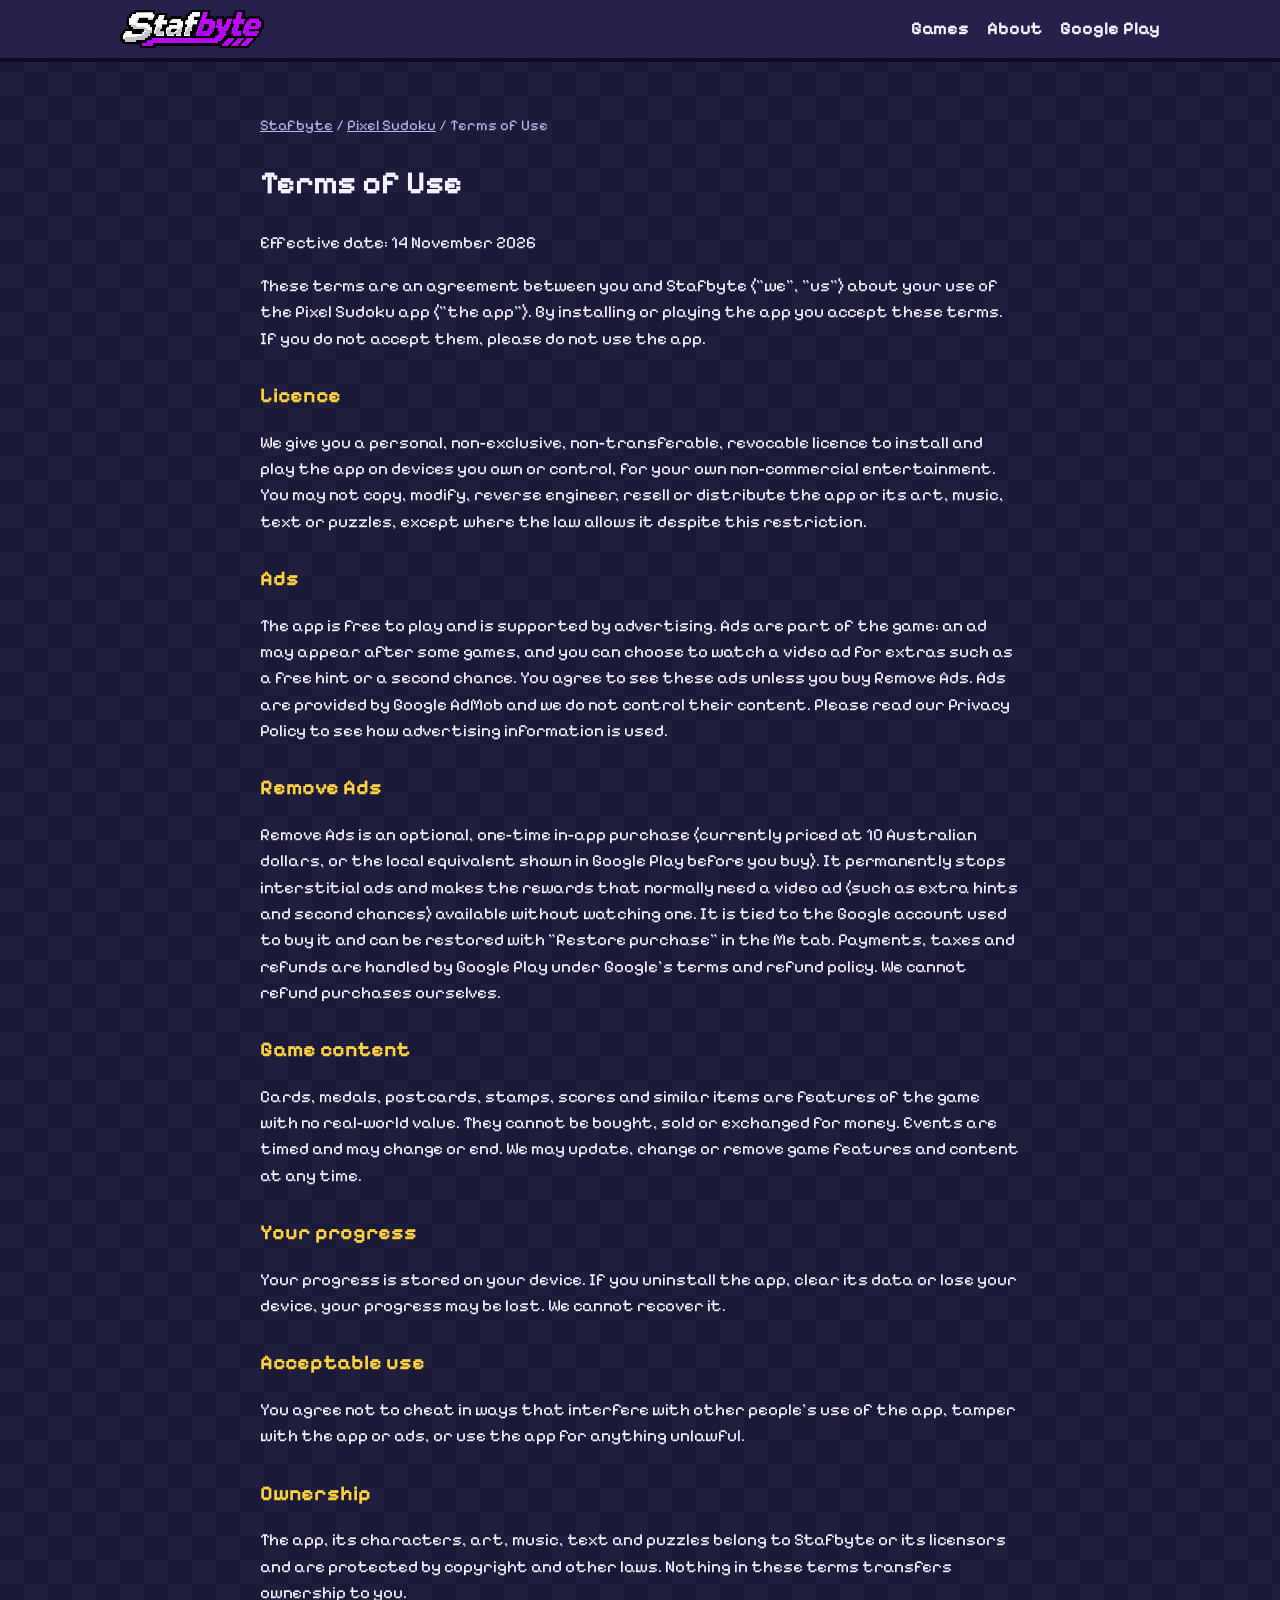
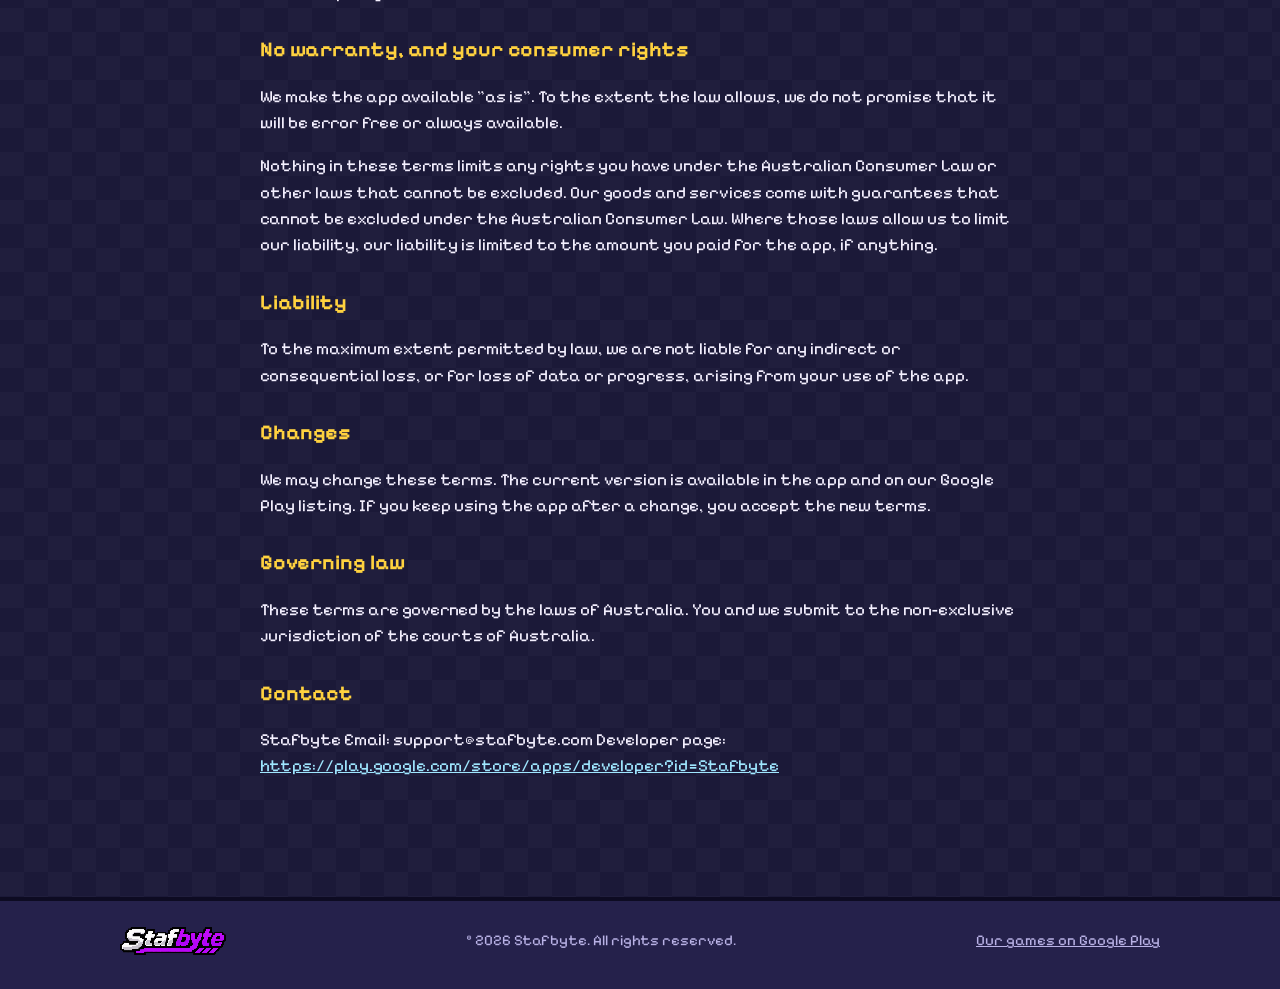
<file: pixel-sudoku/terms.html>
<!doctype html>
<html lang="en-AU">
<head>
<meta charset="utf-8">
<meta name="viewport" content="width=device-width, initial-scale=1">
<title>Pixel Sudoku Terms of Use | Stafbyte</title>
<meta name="description" content="Terms of Use">
<meta property="og:title" content="Pixel Sudoku Terms of Use | Stafbyte">
<meta property="og:description" content="Terms of Use">
<meta property="og:image" content="../img/logo.png">
<meta name="theme-color" content="#1b1938">
<link rel="icon" href="../img/favicon.png">
<link rel="stylesheet" href="../style.css">
</head>
<body>
<header class="site"><div class="wrap">
  <a class="brand" href="../index.html"><img src="../img/logo.png" alt="Stafbyte"></a>
  <nav><a href="../index.html#games">Games</a><a href="../index.html#about">About</a><a href="https://play.google.com/store/apps/developer?id=Stafbyte" rel="noopener">Google Play</a></nav>
</div></header>
<main><div class="wrap doc"><div class="crumbs"><a href="../index.html">Stafbyte</a> / <a href="index.html">Pixel Sudoku</a> / Terms of Use</div><h1>Terms of Use</h1>
<p>Effective date: 14 November 2026</p>
<p>These terms are an agreement between you and Stafbyte (&quot;we&quot;, &quot;us&quot;) about your use of the Pixel Sudoku app (&quot;the app&quot;). By installing or playing the app you accept these terms. If you do not accept them, please do not use the app.</p>
<h2>Licence</h2>
<p>We give you a personal, non-exclusive, non-transferable, revocable licence to install and play the app on devices you own or control, for your own non-commercial entertainment. You may not copy, modify, reverse engineer, resell or distribute the app or its art, music, text or puzzles, except where the law allows it despite this restriction.</p>
<h2>Ads</h2>
<p>The app is free to play and is supported by advertising. Ads are part of the game: an ad may appear after some games, and you can choose to watch a video ad for extras such as a free hint or a second chance. You agree to see these ads unless you buy Remove Ads. Ads are provided by Google AdMob and we do not control their content. Please read our Privacy Policy to see how advertising information is used.</p>
<h2>Remove Ads</h2>
<p>Remove Ads is an optional, one-time in-app purchase (currently priced at 10 Australian dollars, or the local equivalent shown in Google Play before you buy). It permanently stops interstitial ads and makes the rewards that normally need a video ad (such as extra hints and second chances) available without watching one. It is tied to the Google account used to buy it and can be restored with &quot;Restore purchase&quot; in the Me tab. Payments, taxes and refunds are handled by Google Play under Google&#x27;s terms and refund policy. We cannot refund purchases ourselves.</p>
<h2>Game content</h2>
<p>Cards, medals, postcards, stamps, scores and similar items are features of the game with no real-world value. They cannot be bought, sold or exchanged for money. Events are timed and may change or end. We may update, change or remove game features and content at any time.</p>
<h2>Your progress</h2>
<p>Your progress is stored on your device. If you uninstall the app, clear its data or lose your device, your progress may be lost. We cannot recover it.</p>
<h2>Acceptable use</h2>
<p>You agree not to cheat in ways that interfere with other people&#x27;s use of the app, tamper with the app or ads, or use the app for anything unlawful.</p>
<h2>Ownership</h2>
<p>The app, its characters, art, music, text and puzzles belong to Stafbyte or its licensors and are protected by copyright and other laws. Nothing in these terms transfers ownership to you.</p>
<h2>No warranty, and your consumer rights</h2>
<p>We make the app available &quot;as is&quot;. To the extent the law allows, we do not promise that it will be error free or always available.</p>
<p>Nothing in these terms limits any rights you have under the Australian Consumer Law or other laws that cannot be excluded. Our goods and services come with guarantees that cannot be excluded under the Australian Consumer Law. Where those laws allow us to limit our liability, our liability is limited to the amount you paid for the app, if anything.</p>
<h2>Liability</h2>
<p>To the maximum extent permitted by law, we are not liable for any indirect or consequential loss, or for loss of data or progress, arising from your use of the app.</p>
<h2>Changes</h2>
<p>We may change these terms. The current version is available in the app and on our Google Play listing. If you keep using the app after a change, you accept the new terms.</p>
<h2>Governing law</h2>
<p>These terms are governed by the laws of Australia. You and we submit to the non-exclusive jurisdiction of the courts of Australia.</p>
<h2>Contact</h2>
<p>Stafbyte Email: support@stafbyte.com Developer page: <a href="https://play.google.com/store/apps/developer?id=Stafbyte" rel="noopener">https://play.google.com/store/apps/developer?id=Stafbyte</a></p></div></main>
<footer class="site"><div class="wrap">
  <img src="../img/logo.png" alt="Stafbyte">
  <div>&copy; 2026 Stafbyte. All rights reserved.</div>
  <div><a href="https://play.google.com/store/apps/developer?id=Stafbyte" rel="noopener">Our games on Google Play</a></div>
</div></footer>
</body>
</html>
</file>
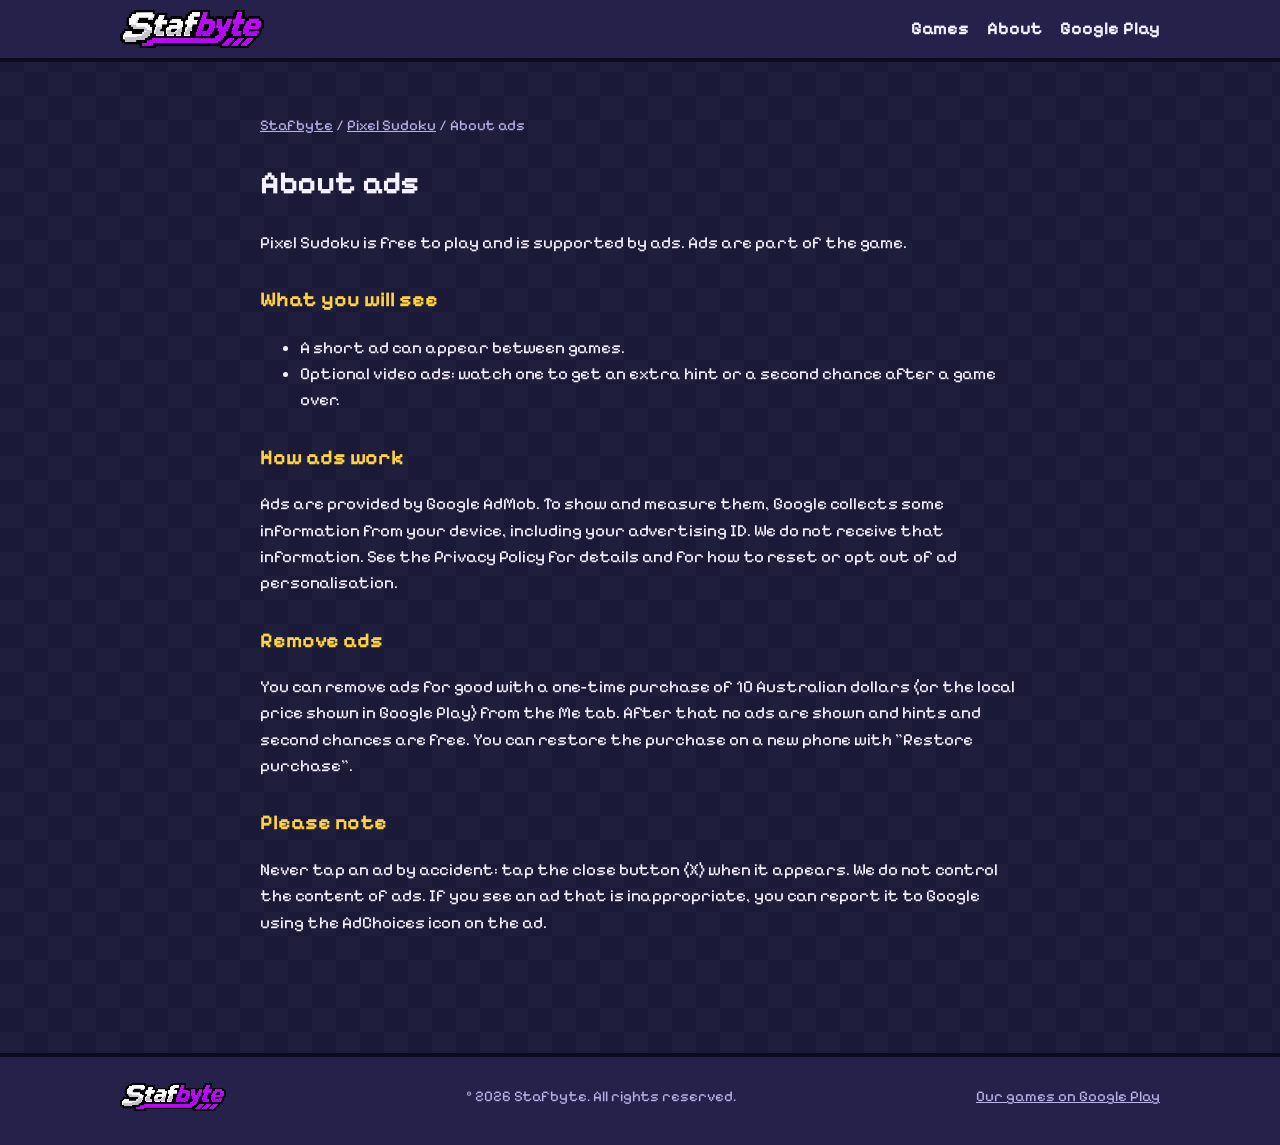
<file: pixelsudoku/ads.html>
<!doctype html>
<html lang="en-AU">
<head>
<meta charset="utf-8">
<meta name="viewport" content="width=device-width, initial-scale=1">
<title>Pixel Sudoku About ads | Stafbyte</title>
<meta name="description" content="About ads">
<meta property="og:title" content="Pixel Sudoku About ads | Stafbyte">
<meta property="og:description" content="About ads">
<meta property="og:image" content="../img/logo.png">
<meta name="theme-color" content="#1b1938">
<link rel="icon" href="../img/favicon.png">
<link rel="stylesheet" href="../style.css?v=1794635721">
</head>
<body>
<header class="site"><div class="wrap">
  <a class="brand" href="../index.html"><img src="../img/logo.png" alt="Stafbyte"></a>
  <nav><a href="../index.html#games">Games</a><a href="../index.html#about">About</a><a href="https://play.google.com/store/apps/developer?id=Stafbyte" rel="noopener">Google Play</a></nav>
</div></header>
<main><div class="wrap doc"><div class="crumbs"><a href="../index.html">Stafbyte</a> / <a href="index.html">Pixel Sudoku</a> / About ads</div><h1>About ads</h1>
<p>Pixel Sudoku is free to play and is supported by ads. Ads are part of the game.</p>
<h2>What you will see</h2>
<ul>
<li>A short ad can appear between games.</li>
<li>Optional video ads: watch one to get an extra hint or a second chance after a game over.</li>
</ul>
<h2>How ads work</h2>
<p>Ads are provided by Google AdMob. To show and measure them, Google collects some information from your device, including your advertising ID. We do not receive that information. See the Privacy Policy for details and for how to reset or opt out of ad personalisation.</p>
<h2>Remove ads</h2>
<p>You can remove ads for good with a one-time purchase of 10 Australian dollars (or the local price shown in Google Play) from the Me tab. After that no ads are shown and hints and second chances are free. You can restore the purchase on a new phone with &quot;Restore purchase&quot;.</p>
<h2>Please note</h2>
<p>Never tap an ad by accident: tap the close button (X) when it appears. We do not control the content of ads. If you see an ad that is inappropriate, you can report it to Google using the AdChoices icon on the ad.</p></div></main>
<footer class="site"><div class="wrap">
  <img src="../img/logo.png" alt="Stafbyte">
  <div>&copy; 2026 Stafbyte. All rights reserved.</div>
  <div><a href="https://play.google.com/store/apps/developer?id=Stafbyte" rel="noopener">Our games on Google Play</a></div>
</div></footer>
</body>
</html>
</file>
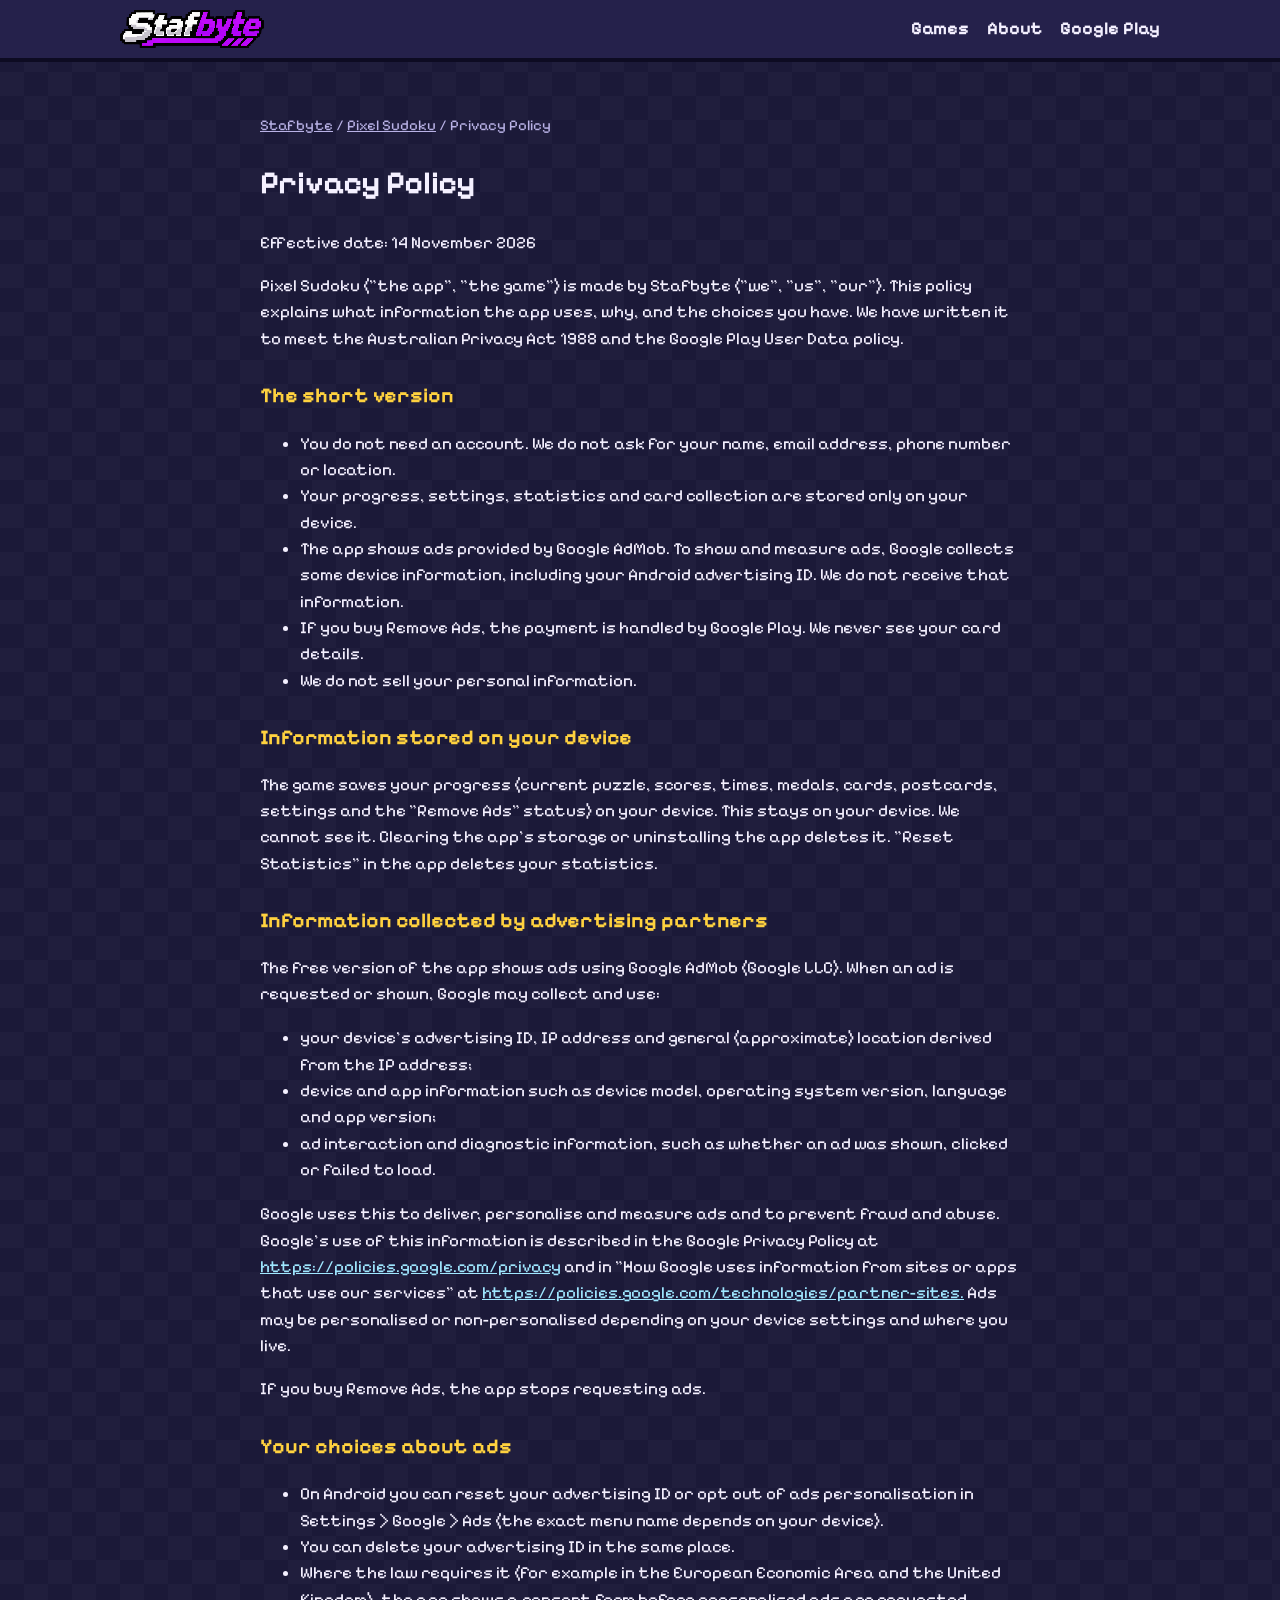
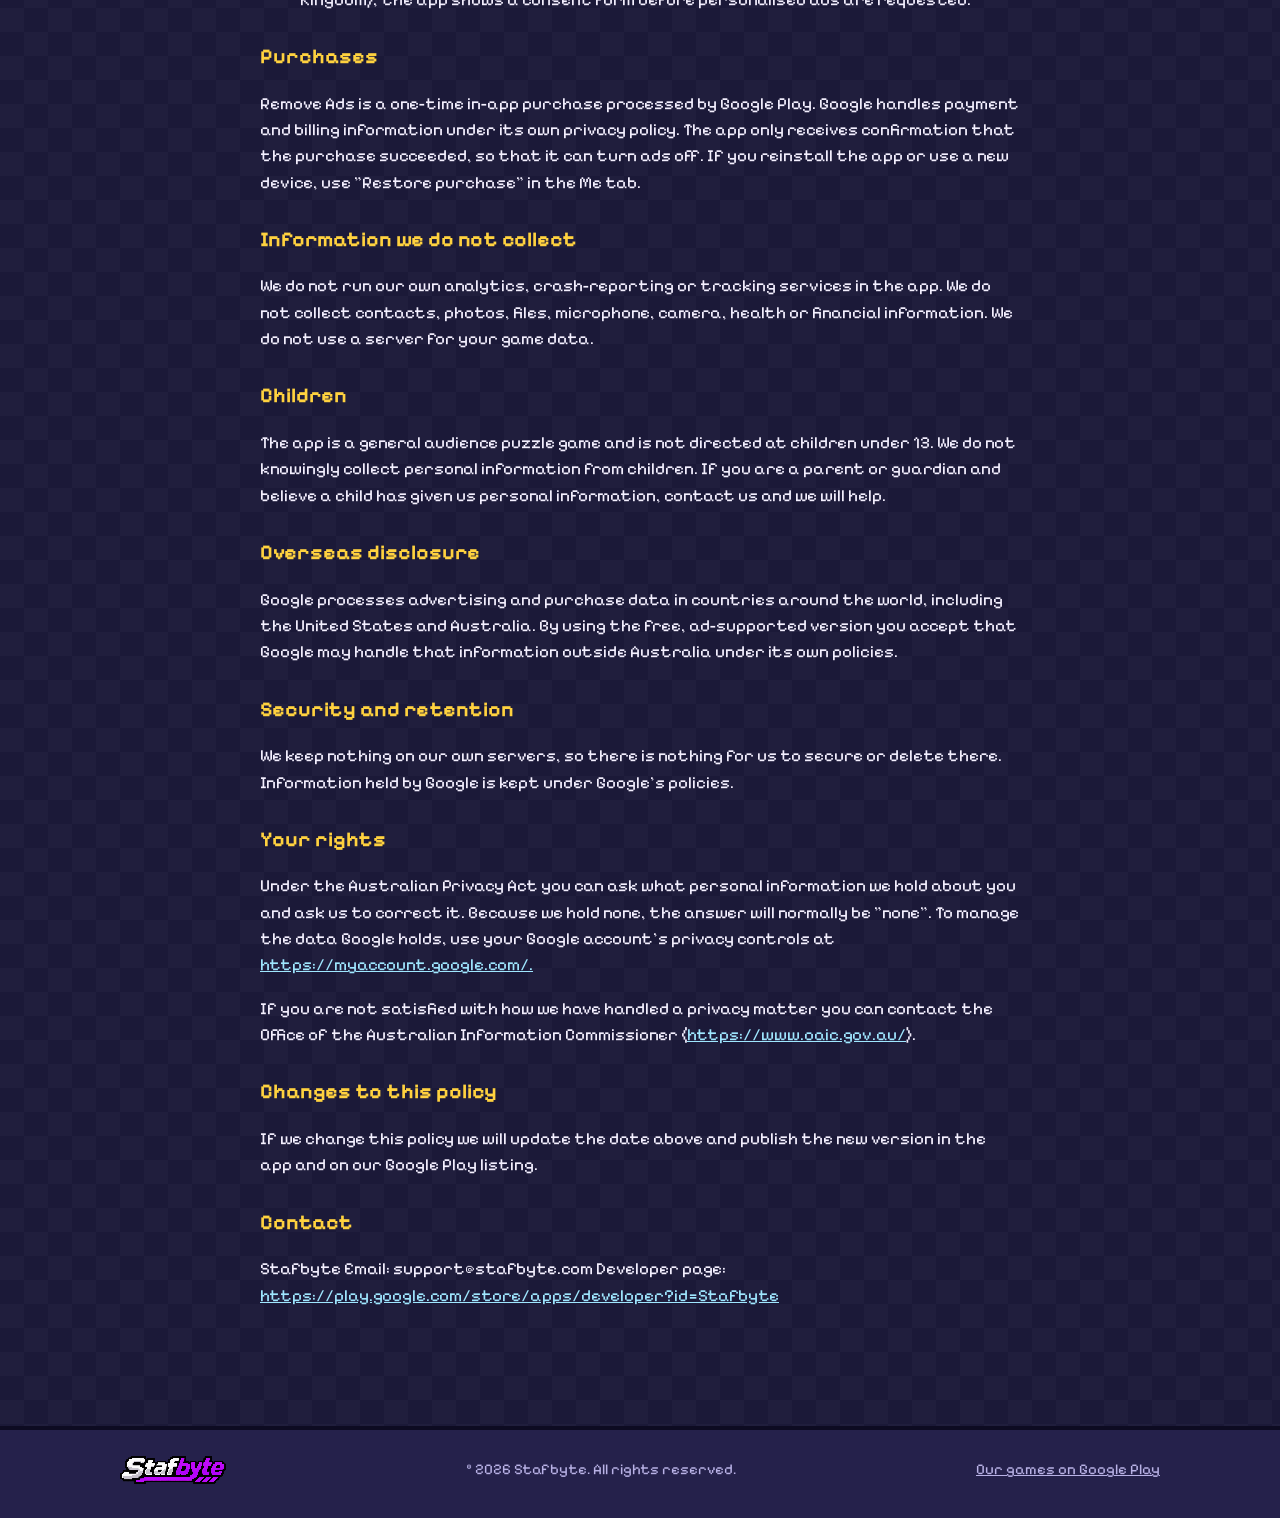
<file: pixelsudoku/privacy.html>
<!doctype html>
<html lang="en-AU">
<head>
<meta charset="utf-8">
<meta name="viewport" content="width=device-width, initial-scale=1">
<title>Pixel Sudoku Privacy Policy | Stafbyte</title>
<meta name="description" content="Privacy Policy">
<meta property="og:title" content="Pixel Sudoku Privacy Policy | Stafbyte">
<meta property="og:description" content="Privacy Policy">
<meta property="og:image" content="../img/logo.png">
<meta name="theme-color" content="#1b1938">
<link rel="icon" href="../img/favicon.png">
<link rel="stylesheet" href="../style.css?v=1794635721">
</head>
<body>
<header class="site"><div class="wrap">
  <a class="brand" href="../index.html"><img src="../img/logo.png" alt="Stafbyte"></a>
  <nav><a href="../index.html#games">Games</a><a href="../index.html#about">About</a><a href="https://play.google.com/store/apps/developer?id=Stafbyte" rel="noopener">Google Play</a></nav>
</div></header>
<main><div class="wrap doc"><div class="crumbs"><a href="../index.html">Stafbyte</a> / <a href="index.html">Pixel Sudoku</a> / Privacy Policy</div><h1>Privacy Policy</h1>
<p>Effective date: 14 November 2026</p>
<p>Pixel Sudoku (&quot;the app&quot;, &quot;the game&quot;) is made by Stafbyte (&quot;we&quot;, &quot;us&quot;, &quot;our&quot;). This policy explains what information the app uses, why, and the choices you have. We have written it to meet the Australian Privacy Act 1988 and the Google Play User Data policy.</p>
<h2>The short version</h2>
<ul>
<li>You do not need an account. We do not ask for your name, email address, phone number or location.</li>
<li>Your progress, settings, statistics and card collection are stored only on your device.</li>
<li>The app shows ads provided by Google AdMob. To show and measure ads, Google collects some device information, including your Android advertising ID. We do not receive that information.</li>
<li>If you buy Remove Ads, the payment is handled by Google Play. We never see your card details.</li>
<li>We do not sell your personal information.</li>
</ul>
<h2>Information stored on your device</h2>
<p>The game saves your progress (current puzzle, scores, times, medals, cards, postcards, settings and the &quot;Remove Ads&quot; status) on your device. This stays on your device. We cannot see it. Clearing the app&#x27;s storage or uninstalling the app deletes it. &quot;Reset Statistics&quot; in the app deletes your statistics.</p>
<h2>Information collected by advertising partners</h2>
<p>The free version of the app shows ads using Google AdMob (Google LLC). When an ad is requested or shown, Google may collect and use:</p>
<ul>
<li>your device&#x27;s advertising ID, IP address and general (approximate) location derived from the IP address;</li>
<li>device and app information such as device model, operating system version, language and app version;</li>
<li>ad interaction and diagnostic information, such as whether an ad was shown, clicked or failed to load.</li>
</ul>
<p>Google uses this to deliver, personalise and measure ads and to prevent fraud and abuse. Google&#x27;s use of this information is described in the Google Privacy Policy at <a href="https://policies.google.com/privacy" rel="noopener">https://policies.google.com/privacy</a> and in &quot;How Google uses information from sites or apps that use our services&quot; at <a href="https://policies.google.com/technologies/partner-sites." rel="noopener">https://policies.google.com/technologies/partner-sites.</a> Ads may be personalised or non-personalised depending on your device settings and where you live.</p>
<p>If you buy Remove Ads, the app stops requesting ads.</p>
<h2>Your choices about ads</h2>
<ul>
<li>On Android you can reset your advertising ID or opt out of ads personalisation in Settings &gt; Google &gt; Ads (the exact menu name depends on your device).</li>
<li>You can delete your advertising ID in the same place.</li>
<li>Where the law requires it (for example in the European Economic Area and the United Kingdom), the app shows a consent form before personalised ads are requested.</li>
</ul>
<h2>Purchases</h2>
<p>Remove Ads is a one-time in-app purchase processed by Google Play. Google handles payment and billing information under its own privacy policy. The app only receives confirmation that the purchase succeeded, so that it can turn ads off. If you reinstall the app or use a new device, use &quot;Restore purchase&quot; in the Me tab.</p>
<h2>Information we do not collect</h2>
<p>We do not run our own analytics, crash-reporting or tracking services in the app. We do not collect contacts, photos, files, microphone, camera, health or financial information. We do not use a server for your game data.</p>
<h2>Children</h2>
<p>The app is a general audience puzzle game and is not directed at children under 13. We do not knowingly collect personal information from children. If you are a parent or guardian and believe a child has given us personal information, contact us and we will help.</p>
<h2>Overseas disclosure</h2>
<p>Google processes advertising and purchase data in countries around the world, including the United States and Australia. By using the free, ad-supported version you accept that Google may handle that information outside Australia under its own policies.</p>
<h2>Security and retention</h2>
<p>We keep nothing on our own servers, so there is nothing for us to secure or delete there. Information held by Google is kept under Google&#x27;s policies.</p>
<h2>Your rights</h2>
<p>Under the Australian Privacy Act you can ask what personal information we hold about you and ask us to correct it. Because we hold none, the answer will normally be &quot;none&quot;. To manage the data Google holds, use your Google account&#x27;s privacy controls at <a href="https://myaccount.google.com/." rel="noopener">https://myaccount.google.com/.</a></p>
<p>If you are not satisfied with how we have handled a privacy matter you can contact the Office of the Australian Information Commissioner (<a href="https://www.oaic.gov.au/" rel="noopener">https://www.oaic.gov.au/</a>).</p>
<h2>Changes to this policy</h2>
<p>If we change this policy we will update the date above and publish the new version in the app and on our Google Play listing.</p>
<h2>Contact</h2>
<p>Stafbyte Email: support@stafbyte.com Developer page: <a href="https://play.google.com/store/apps/developer?id=Stafbyte" rel="noopener">https://play.google.com/store/apps/developer?id=Stafbyte</a></p></div></main>
<footer class="site"><div class="wrap">
  <img src="../img/logo.png" alt="Stafbyte">
  <div>&copy; 2026 Stafbyte. All rights reserved.</div>
  <div><a href="https://play.google.com/store/apps/developer?id=Stafbyte" rel="noopener">Our games on Google Play</a></div>
</div></footer>
</body>
</html>
</file>
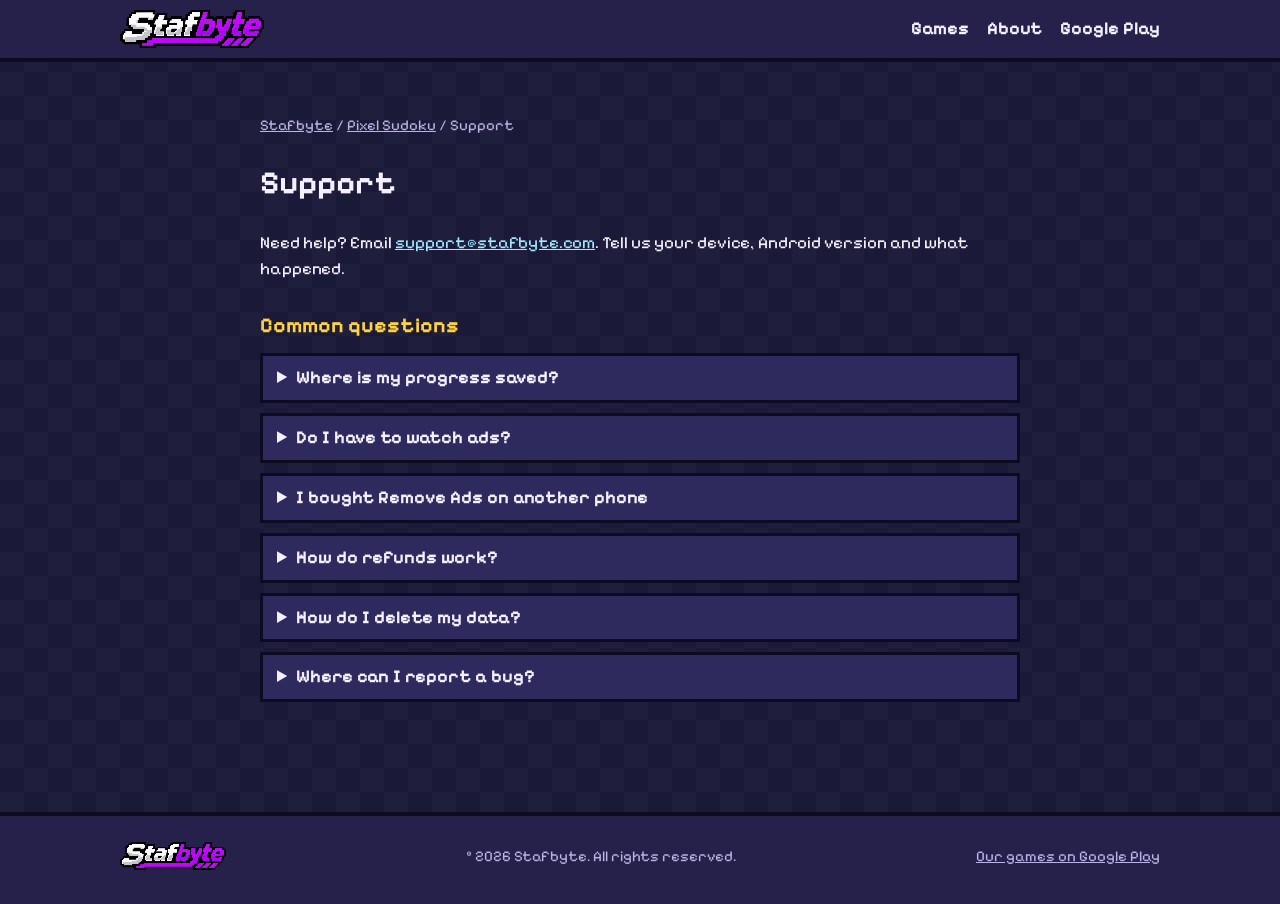
<file: pixelsudoku/support.html>
<!doctype html>
<html lang="en-AU">
<head>
<meta charset="utf-8">
<meta name="viewport" content="width=device-width, initial-scale=1">
<title>Pixel Sudoku Support | Stafbyte</title>
<meta name="description" content="Support">
<meta property="og:title" content="Pixel Sudoku Support | Stafbyte">
<meta property="og:description" content="Support">
<meta property="og:image" content="../img/logo.png">
<meta name="theme-color" content="#1b1938">
<link rel="icon" href="../img/favicon.png">
<link rel="stylesheet" href="../style.css?v=1794635721">
</head>
<body>
<header class="site"><div class="wrap">
  <a class="brand" href="../index.html"><img src="../img/logo.png" alt="Stafbyte"></a>
  <nav><a href="../index.html#games">Games</a><a href="../index.html#about">About</a><a href="https://play.google.com/store/apps/developer?id=Stafbyte" rel="noopener">Google Play</a></nav>
</div></header>
<main><div class="wrap doc"><div class="crumbs"><a href="../index.html">Stafbyte</a> / <a href="index.html">Pixel Sudoku</a> / Support</div><h1>Support</h1><p>Need help? Email <a href="mailto:support@stafbyte.com">support@stafbyte.com</a>. Tell us your device, Android version and what happened.</p><h2>Common questions</h2><details><summary>Where is my progress saved?</summary><p>On your device only. There are no accounts. If you uninstall the game or clear its data, the progress is gone and we cannot restore it.</p></details><details><summary>Do I have to watch ads?</summary><p>The game is free and supported by ads. A short ad can appear between games, and you can watch optional video ads for extras. You can remove all ads with a one-time purchase.</p></details><details><summary>I bought Remove Ads on another phone</summary><p>Open the Me tab and tap Restore purchase, signed in to the same Google account.</p></details><details><summary>How do refunds work?</summary><p>Refunds are handled by Google Play under its refund policy. You can request one from your Play purchase history.</p></details><details><summary>How do I delete my data?</summary><p>Everything is stored on your device. Clear the game&#x27;s storage in Android settings or uninstall it. See the Privacy Policy for what Google collects for ads.</p></details><details><summary>Where can I report a bug?</summary><p>Email us. Screenshots and your device model help a lot.</p></details></div></main>
<footer class="site"><div class="wrap">
  <img src="../img/logo.png" alt="Stafbyte">
  <div>&copy; 2026 Stafbyte. All rights reserved.</div>
  <div><a href="https://play.google.com/store/apps/developer?id=Stafbyte" rel="noopener">Our games on Google Play</a></div>
</div></footer>
</body>
</html>
</file>
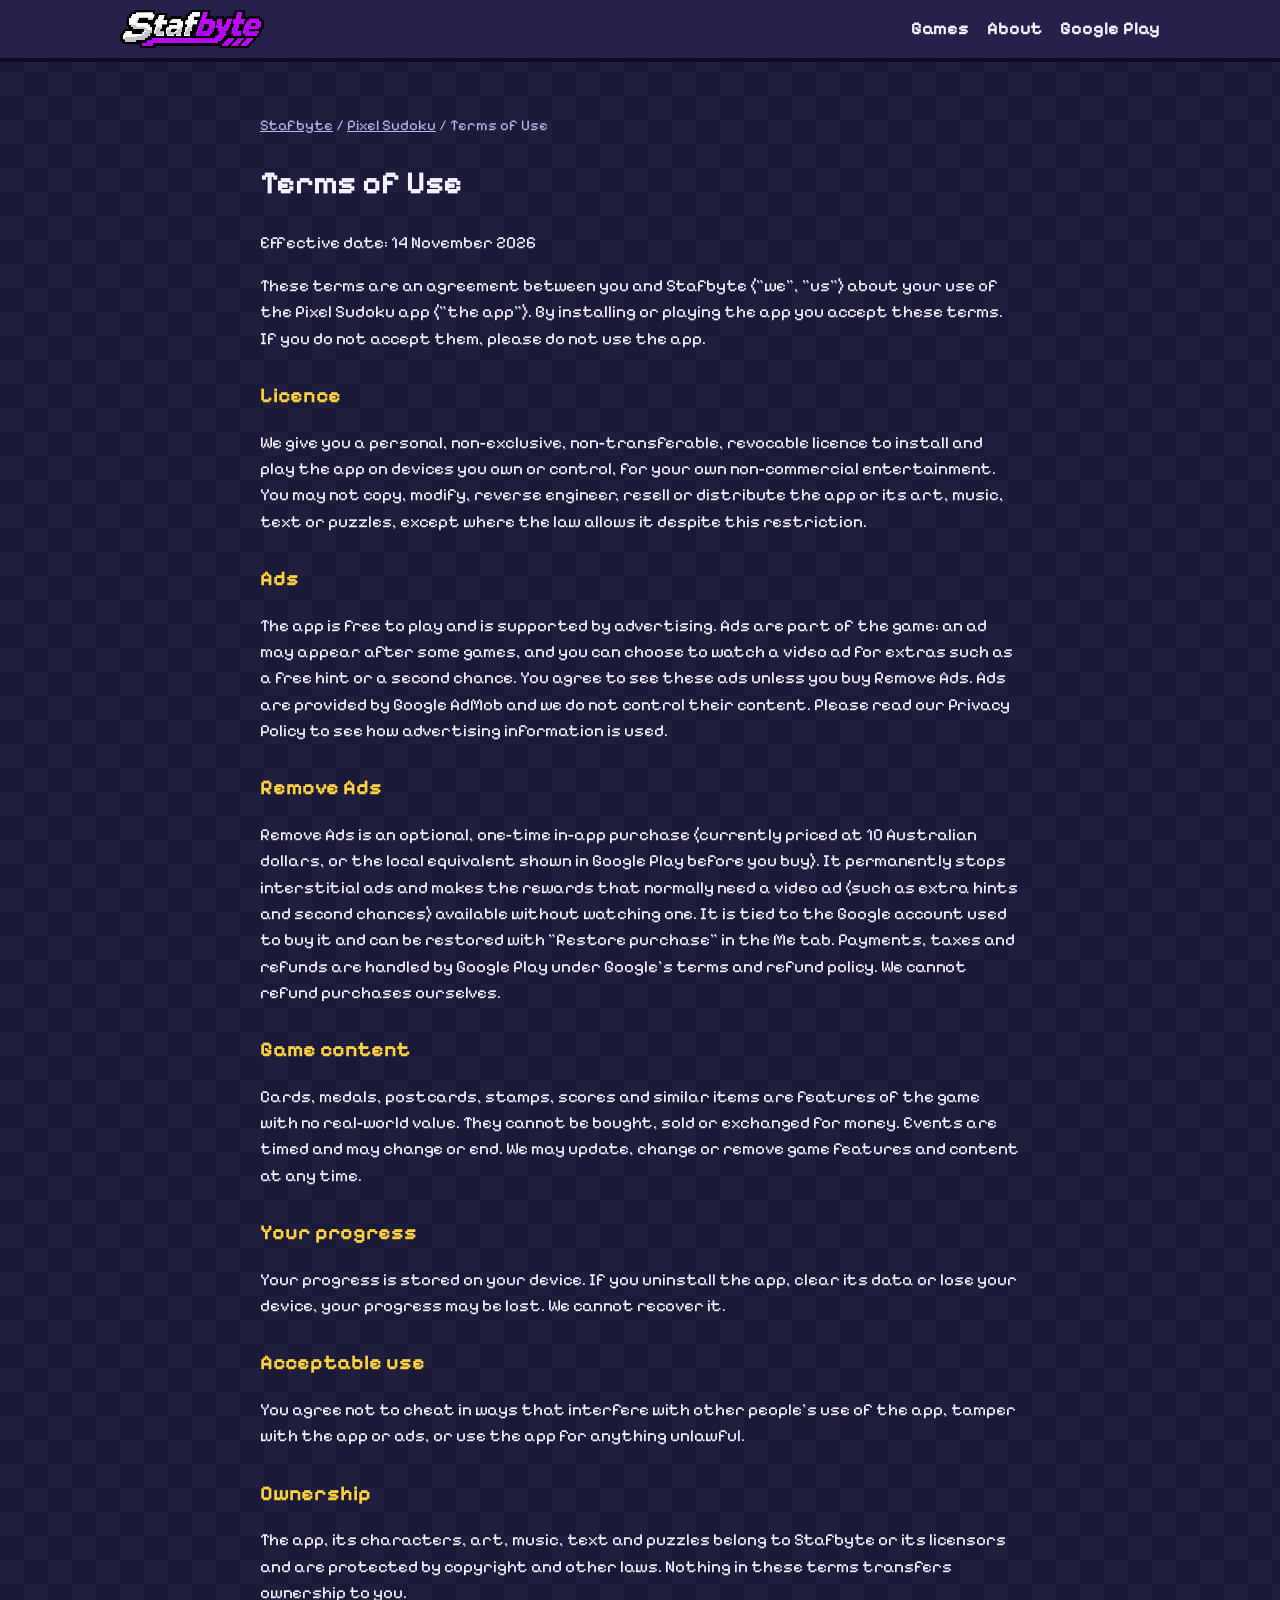
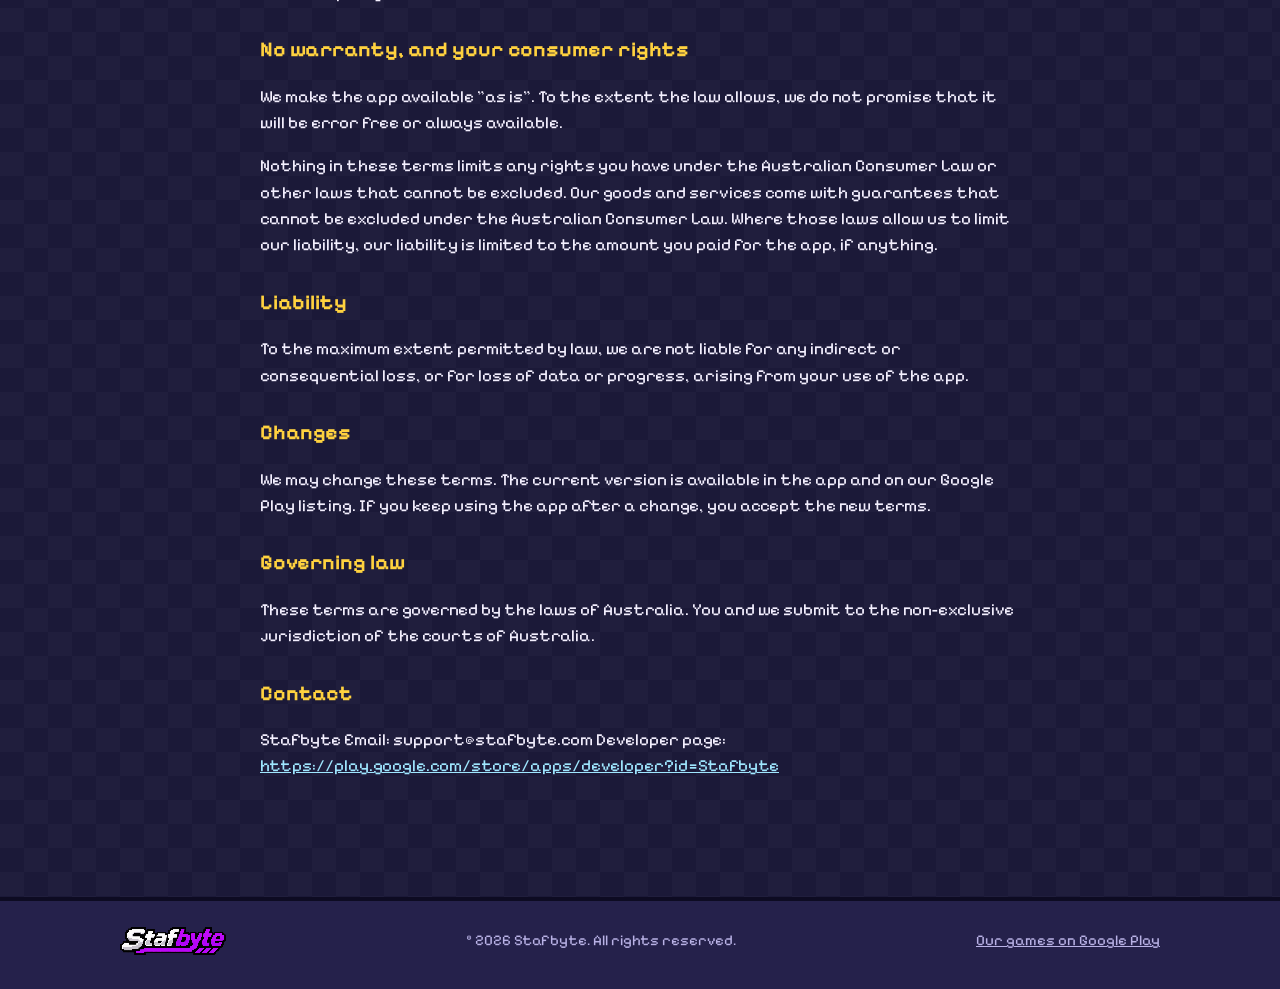
<file: pixelsudoku/terms.html>
<!doctype html>
<html lang="en-AU">
<head>
<meta charset="utf-8">
<meta name="viewport" content="width=device-width, initial-scale=1">
<title>Pixel Sudoku Terms of Use | Stafbyte</title>
<meta name="description" content="Terms of Use">
<meta property="og:title" content="Pixel Sudoku Terms of Use | Stafbyte">
<meta property="og:description" content="Terms of Use">
<meta property="og:image" content="../img/logo.png">
<meta name="theme-color" content="#1b1938">
<link rel="icon" href="../img/favicon.png">
<link rel="stylesheet" href="../style.css?v=1794635721">
</head>
<body>
<header class="site"><div class="wrap">
  <a class="brand" href="../index.html"><img src="../img/logo.png" alt="Stafbyte"></a>
  <nav><a href="../index.html#games">Games</a><a href="../index.html#about">About</a><a href="https://play.google.com/store/apps/developer?id=Stafbyte" rel="noopener">Google Play</a></nav>
</div></header>
<main><div class="wrap doc"><div class="crumbs"><a href="../index.html">Stafbyte</a> / <a href="index.html">Pixel Sudoku</a> / Terms of Use</div><h1>Terms of Use</h1>
<p>Effective date: 14 November 2026</p>
<p>These terms are an agreement between you and Stafbyte (&quot;we&quot;, &quot;us&quot;) about your use of the Pixel Sudoku app (&quot;the app&quot;). By installing or playing the app you accept these terms. If you do not accept them, please do not use the app.</p>
<h2>Licence</h2>
<p>We give you a personal, non-exclusive, non-transferable, revocable licence to install and play the app on devices you own or control, for your own non-commercial entertainment. You may not copy, modify, reverse engineer, resell or distribute the app or its art, music, text or puzzles, except where the law allows it despite this restriction.</p>
<h2>Ads</h2>
<p>The app is free to play and is supported by advertising. Ads are part of the game: an ad may appear after some games, and you can choose to watch a video ad for extras such as a free hint or a second chance. You agree to see these ads unless you buy Remove Ads. Ads are provided by Google AdMob and we do not control their content. Please read our Privacy Policy to see how advertising information is used.</p>
<h2>Remove Ads</h2>
<p>Remove Ads is an optional, one-time in-app purchase (currently priced at 10 Australian dollars, or the local equivalent shown in Google Play before you buy). It permanently stops interstitial ads and makes the rewards that normally need a video ad (such as extra hints and second chances) available without watching one. It is tied to the Google account used to buy it and can be restored with &quot;Restore purchase&quot; in the Me tab. Payments, taxes and refunds are handled by Google Play under Google&#x27;s terms and refund policy. We cannot refund purchases ourselves.</p>
<h2>Game content</h2>
<p>Cards, medals, postcards, stamps, scores and similar items are features of the game with no real-world value. They cannot be bought, sold or exchanged for money. Events are timed and may change or end. We may update, change or remove game features and content at any time.</p>
<h2>Your progress</h2>
<p>Your progress is stored on your device. If you uninstall the app, clear its data or lose your device, your progress may be lost. We cannot recover it.</p>
<h2>Acceptable use</h2>
<p>You agree not to cheat in ways that interfere with other people&#x27;s use of the app, tamper with the app or ads, or use the app for anything unlawful.</p>
<h2>Ownership</h2>
<p>The app, its characters, art, music, text and puzzles belong to Stafbyte or its licensors and are protected by copyright and other laws. Nothing in these terms transfers ownership to you.</p>
<h2>No warranty, and your consumer rights</h2>
<p>We make the app available &quot;as is&quot;. To the extent the law allows, we do not promise that it will be error free or always available.</p>
<p>Nothing in these terms limits any rights you have under the Australian Consumer Law or other laws that cannot be excluded. Our goods and services come with guarantees that cannot be excluded under the Australian Consumer Law. Where those laws allow us to limit our liability, our liability is limited to the amount you paid for the app, if anything.</p>
<h2>Liability</h2>
<p>To the maximum extent permitted by law, we are not liable for any indirect or consequential loss, or for loss of data or progress, arising from your use of the app.</p>
<h2>Changes</h2>
<p>We may change these terms. The current version is available in the app and on our Google Play listing. If you keep using the app after a change, you accept the new terms.</p>
<h2>Governing law</h2>
<p>These terms are governed by the laws of Australia. You and we submit to the non-exclusive jurisdiction of the courts of Australia.</p>
<h2>Contact</h2>
<p>Stafbyte Email: support@stafbyte.com Developer page: <a href="https://play.google.com/store/apps/developer?id=Stafbyte" rel="noopener">https://play.google.com/store/apps/developer?id=Stafbyte</a></p></div></main>
<footer class="site"><div class="wrap">
  <img src="../img/logo.png" alt="Stafbyte">
  <div>&copy; 2026 Stafbyte. All rights reserved.</div>
  <div><a href="https://play.google.com/store/apps/developer?id=Stafbyte" rel="noopener">Our games on Google Play</a></div>
</div></footer>
</body>
</html>
</file>
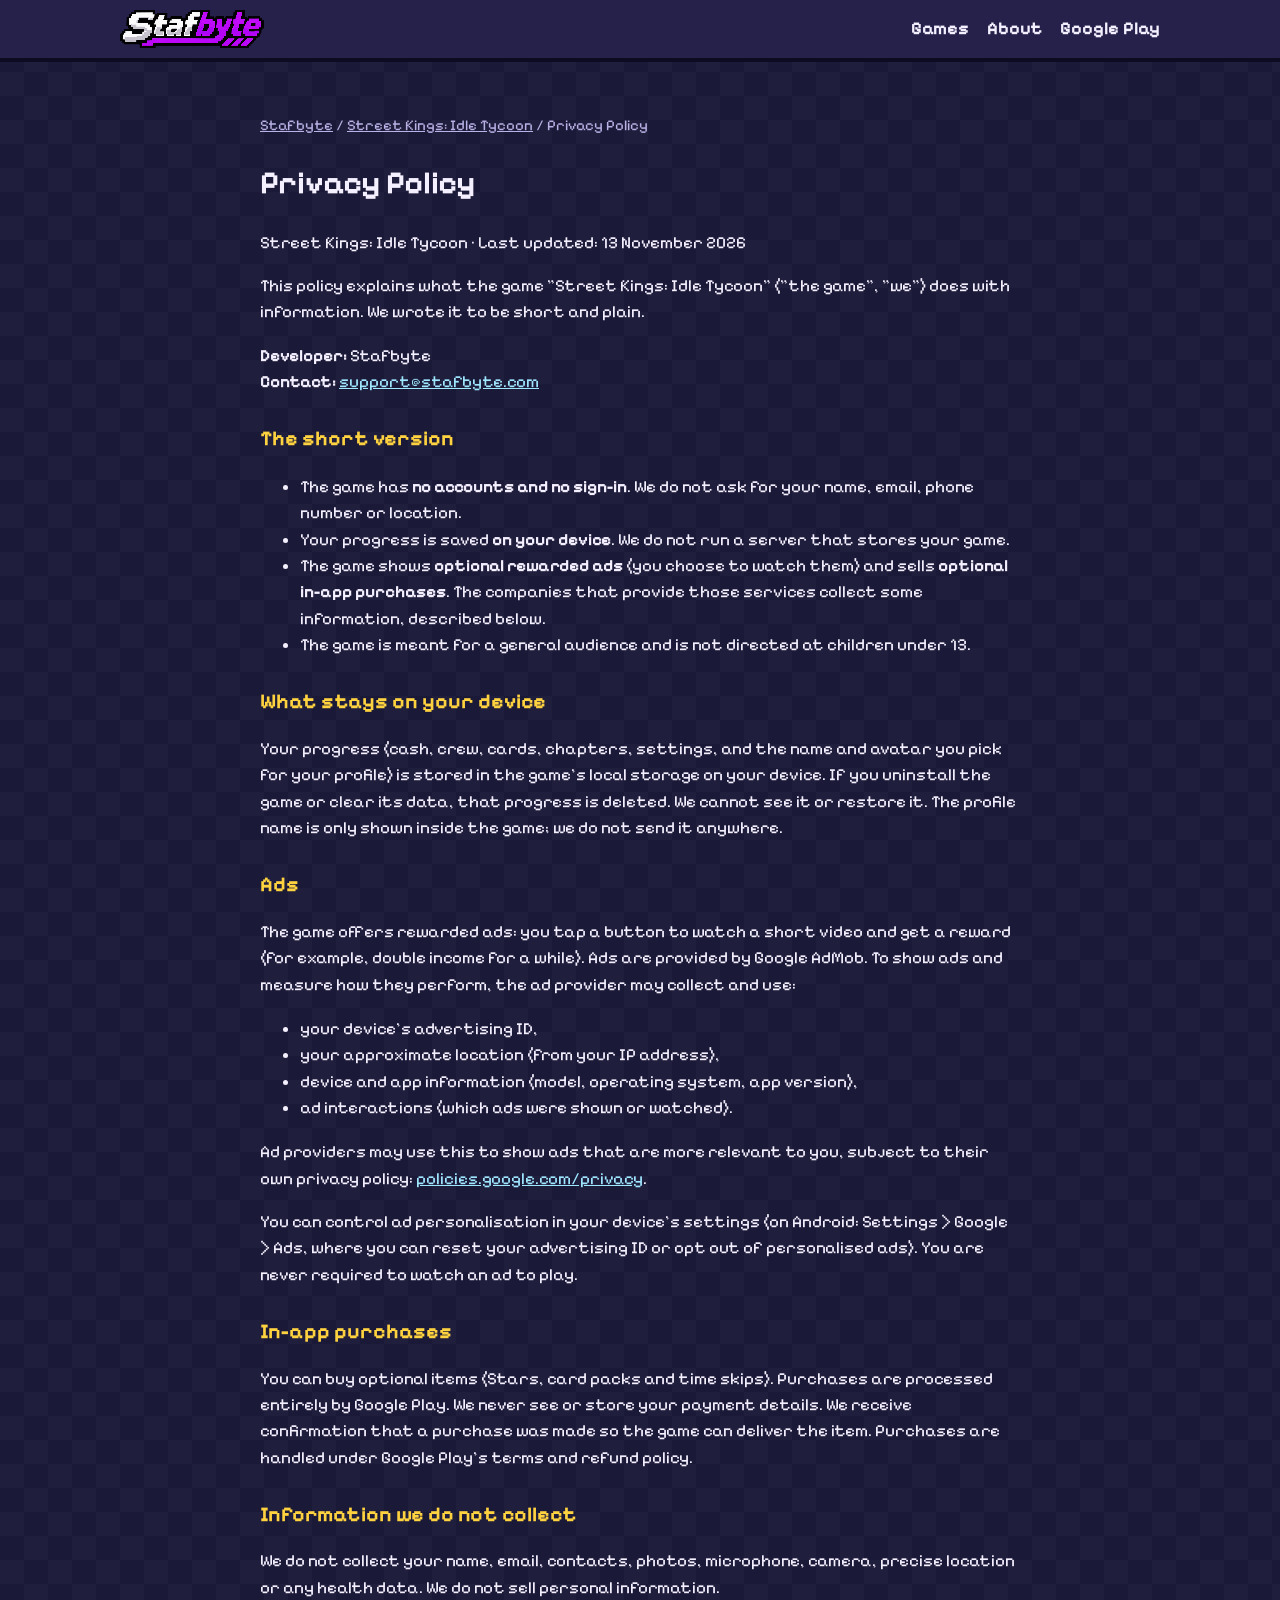
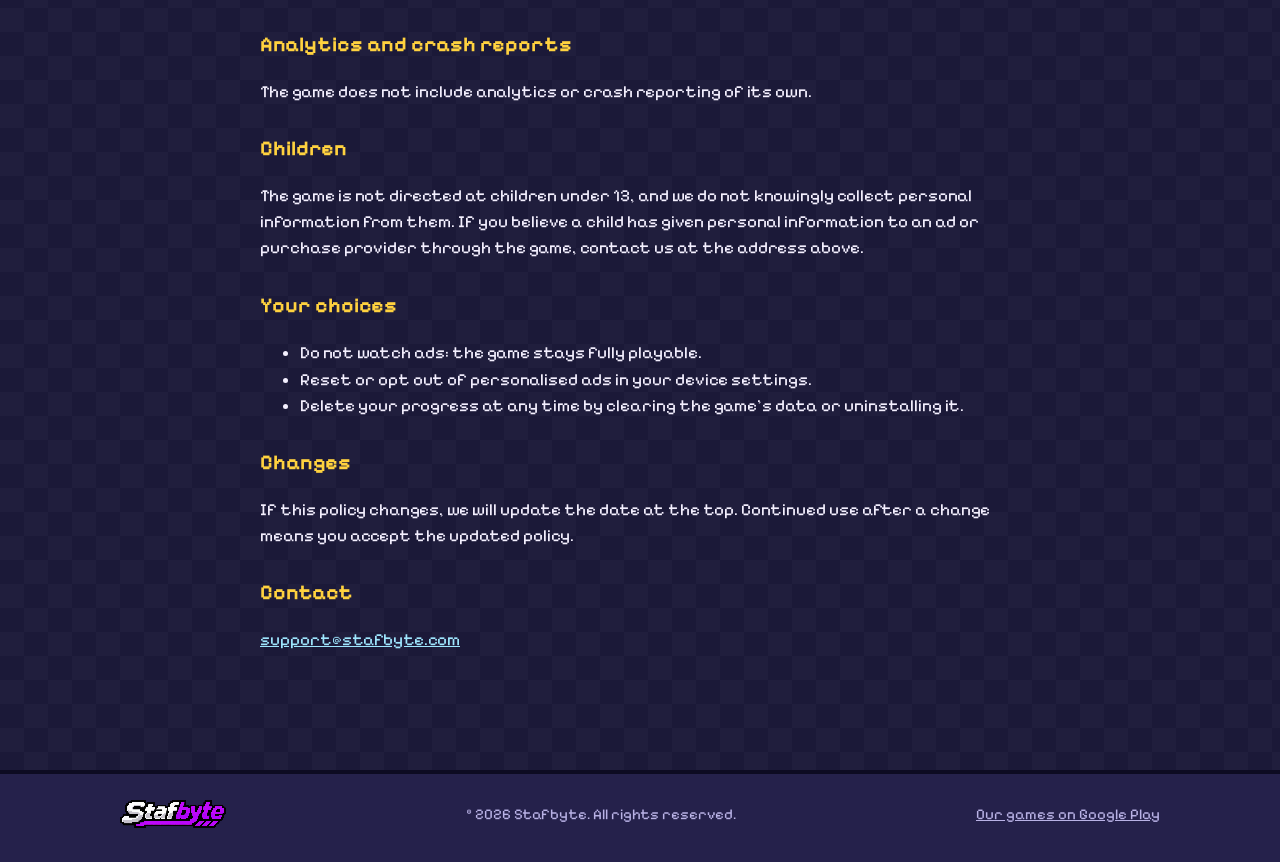
<file: streetkingsidle/privacy.html>
<!doctype html>
<html lang="en-AU">
<head>
<meta charset="utf-8">
<meta name="viewport" content="width=device-width, initial-scale=1">
<title>Street Kings: Idle Tycoon Privacy Policy | Stafbyte</title>
<meta name="description" content="Privacy Policy">
<meta property="og:title" content="Street Kings: Idle Tycoon Privacy Policy | Stafbyte">
<meta property="og:description" content="Privacy Policy">
<meta property="og:image" content="../img/logo.png">
<meta name="theme-color" content="#1b1938">
<link rel="icon" href="../img/favicon.png">
<link rel="stylesheet" href="../style.css?v=1794635721">
</head>
<body>
<header class="site"><div class="wrap">
  <a class="brand" href="../index.html"><img src="../img/logo.png" alt="Stafbyte"></a>
  <nav><a href="../index.html#games">Games</a><a href="../index.html#about">About</a><a href="https://play.google.com/store/apps/developer?id=Stafbyte" rel="noopener">Google Play</a></nav>
</div></header>
<main><div class="wrap doc"><div class="crumbs"><a href="../index.html">Stafbyte</a> / <a href="index.html">Street Kings: Idle Tycoon</a> / Privacy Policy</div>
  <h1>Privacy Policy</h1>
  <p class="meta">Street Kings: Idle Tycoon &middot; Last updated: 13 November 2026</p>
  <p>This policy explains what the game "Street Kings: Idle Tycoon" ("the game", "we") does with information. We wrote it to be short and plain.</p>
  <p><strong>Developer:</strong> Stafbyte<br><strong>Contact:</strong> <a href="mailto:support@stafbyte.com">support@stafbyte.com</a></p>

  <h2>The short version</h2>
  <ul>
    <li>The game has <strong>no accounts and no sign-in</strong>. We do not ask for your name, email, phone number or location.</li>
    <li>Your progress is saved <strong>on your device</strong>. We do not run a server that stores your game.</li>
    <li>The game shows <strong>optional rewarded ads</strong> (you choose to watch them) and sells <strong>optional in-app purchases</strong>. The companies that provide those services collect some information, described below.</li>
    <li>The game is meant for a general audience and is not directed at children under 13.</li>
  </ul>

  <h2>What stays on your device</h2>
  <p>Your progress (cash, crew, cards, chapters, settings, and the name and avatar you pick for your profile) is stored in the game's local storage on your device. If you uninstall the game or clear its data, that progress is deleted. We cannot see it or restore it. The profile name is only shown inside the game; we do not send it anywhere.</p>

  <h2>Ads</h2>
  <p>The game offers rewarded ads: you tap a button to watch a short video and get a reward (for example, double income for a while). Ads are provided by Google AdMob. To show ads and measure how they perform, the ad provider may collect and use:</p>
  <ul>
    <li>your device's advertising ID,</li>
    <li>your approximate location (from your IP address),</li>
    <li>device and app information (model, operating system, app version),</li>
    <li>ad interactions (which ads were shown or watched).</li>
  </ul>
  <p>Ad providers may use this to show ads that are more relevant to you, subject to their own privacy policy: <a href="https://policies.google.com/privacy">policies.google.com/privacy</a>.</p>
  <p>You can control ad personalisation in your device's settings (on Android: Settings &gt; Google &gt; Ads, where you can reset your advertising ID or opt out of personalised ads). You are never required to watch an ad to play.</p>

  <h2>In-app purchases</h2>
  <p>You can buy optional items (Stars, card packs and time skips). Purchases are processed entirely by Google Play. We never see or store your payment details. We receive confirmation that a purchase was made so the game can deliver the item. Purchases are handled under Google Play's terms and refund policy.</p>

  <h2>Information we do not collect</h2>
  <p>We do not collect your name, email, contacts, photos, microphone, camera, precise location or any health data. We do not sell personal information.</p>

  <h2>Analytics and crash reports</h2>
  <p>The game does not include analytics or crash reporting of its own.</p>

  <h2>Children</h2>
  <p>The game is not directed at children under 13, and we do not knowingly collect personal information from them. If you believe a child has given personal information to an ad or purchase provider through the game, contact us at the address above.</p>

  <h2>Your choices</h2>
  <ul>
    <li>Do not watch ads: the game stays fully playable.</li>
    <li>Reset or opt out of personalised ads in your device settings.</li>
    <li>Delete your progress at any time by clearing the game's data or uninstalling it.</li>
  </ul>

  <h2>Changes</h2>
  <p>If this policy changes, we will update the date at the top. Continued use after a change means you accept the updated policy.</p>

  <h2>Contact</h2>
  <p><a href="mailto:support@stafbyte.com">support@stafbyte.com</a></p>
</div></main>
<footer class="site"><div class="wrap">
  <img src="../img/logo.png" alt="Stafbyte">
  <div>&copy; 2026 Stafbyte. All rights reserved.</div>
  <div><a href="https://play.google.com/store/apps/developer?id=Stafbyte" rel="noopener">Our games on Google Play</a></div>
</div></footer>
</body>
</html>
</file>
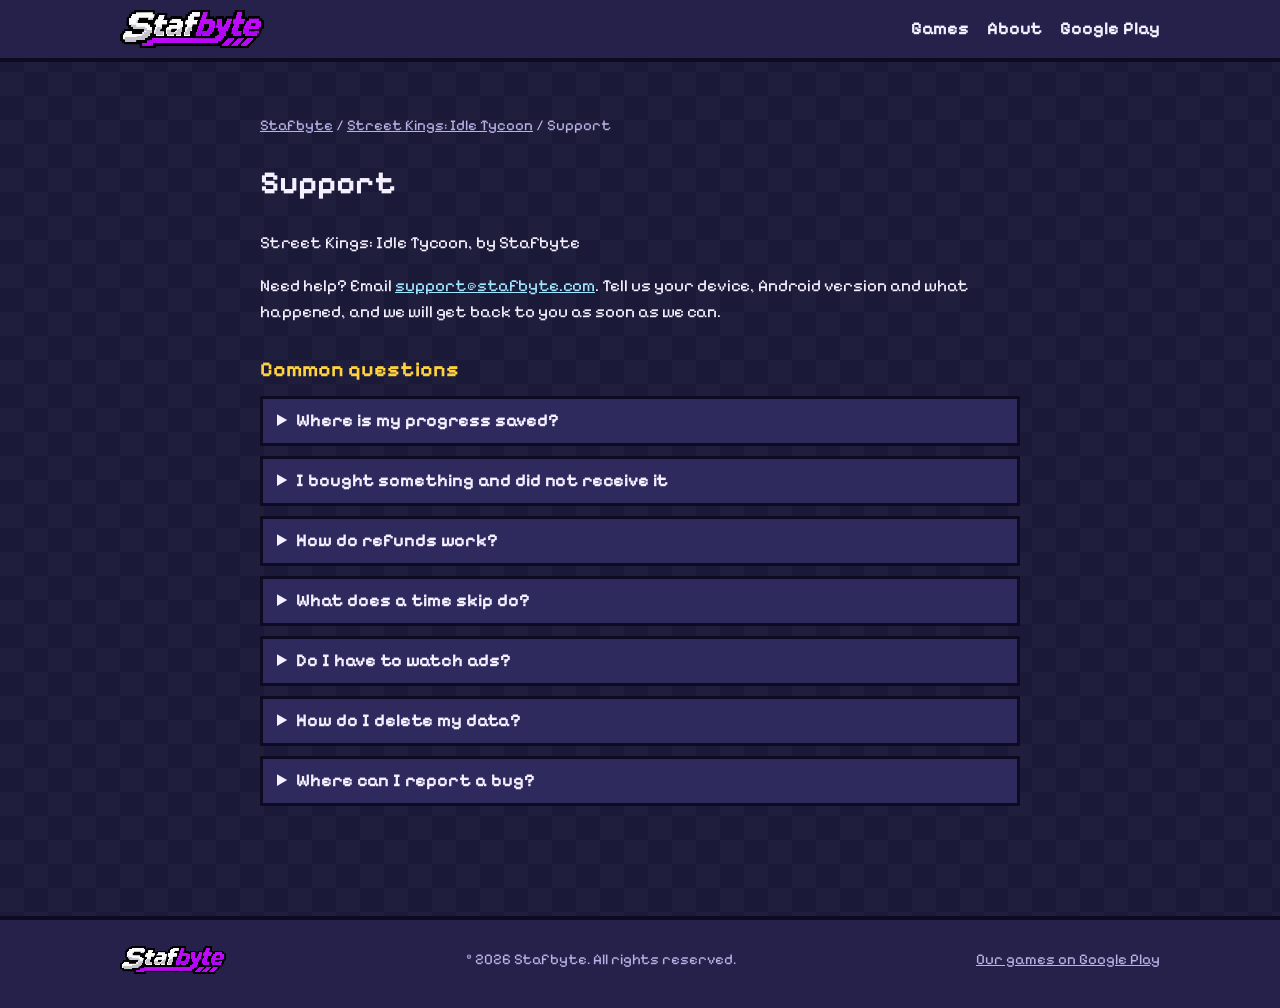
<file: streetkingsidle/support.html>
<!doctype html>
<html lang="en-AU">
<head>
<meta charset="utf-8">
<meta name="viewport" content="width=device-width, initial-scale=1">
<title>Street Kings: Idle Tycoon Support | Stafbyte</title>
<meta name="description" content="Support">
<meta property="og:title" content="Street Kings: Idle Tycoon Support | Stafbyte">
<meta property="og:description" content="Support">
<meta property="og:image" content="../img/logo.png">
<meta name="theme-color" content="#1b1938">
<link rel="icon" href="../img/favicon.png">
<link rel="stylesheet" href="../style.css?v=1794635721">
</head>
<body>
<header class="site"><div class="wrap">
  <a class="brand" href="../index.html"><img src="../img/logo.png" alt="Stafbyte"></a>
  <nav><a href="../index.html#games">Games</a><a href="../index.html#about">About</a><a href="https://play.google.com/store/apps/developer?id=Stafbyte" rel="noopener">Google Play</a></nav>
</div></header>
<main><div class="wrap doc"><div class="crumbs"><a href="../index.html">Stafbyte</a> / <a href="index.html">Street Kings: Idle Tycoon</a> / Support</div>
  <h1>Support</h1>
  <p class="meta">Street Kings: Idle Tycoon, by Stafbyte</p>
  <p>Need help? Email <a href="mailto:support@stafbyte.com">support@stafbyte.com</a>. Tell us your device, Android version and what happened, and we will get back to you as soon as we can.</p>

  <h2>Common questions</h2>
  <details><summary>Where is my progress saved?</summary><p>On your device only. There are no accounts. If you uninstall the game or clear its data, the progress is gone and we cannot restore it. Use the export option in Settings to keep a backup.</p></details>
  <details><summary>I bought something and did not receive it</summary><p>Open the game and wait a moment, then check the Shop. Purchases are handled by Google Play, so also check your Play purchase history. If it is still missing, email us with your Google Play order number.</p></details>
  <details><summary>How do refunds work?</summary><p>Refunds are handled by Google Play under its refund policy. You can request one from your Play purchase history.</p></details>
  <details><summary>What does a time skip do?</summary><p>It credits your automated earnings as if the chosen number of hours had passed. It does not move timers or events.</p></details>
  <details><summary>Do I have to watch ads?</summary><p>No. Ads are always optional and the game is fully playable without them.</p></details>
  <details><summary>How do I delete my data?</summary><p>All game data is stored on your device. Clear the game's storage in Android settings or uninstall the game and it is deleted. See the <a href="privacy.html">privacy policy</a> for what ad and purchase providers collect.</p></details>
  <details><summary>Where can I report a bug?</summary><p>Email us. Screenshots help a lot.</p></details>
</div></main>
<footer class="site"><div class="wrap">
  <img src="../img/logo.png" alt="Stafbyte">
  <div>&copy; 2026 Stafbyte. All rights reserved.</div>
  <div><a href="https://play.google.com/store/apps/developer?id=Stafbyte" rel="noopener">Our games on Google Play</a></div>
</div></footer>
</body>
</html>
</file>
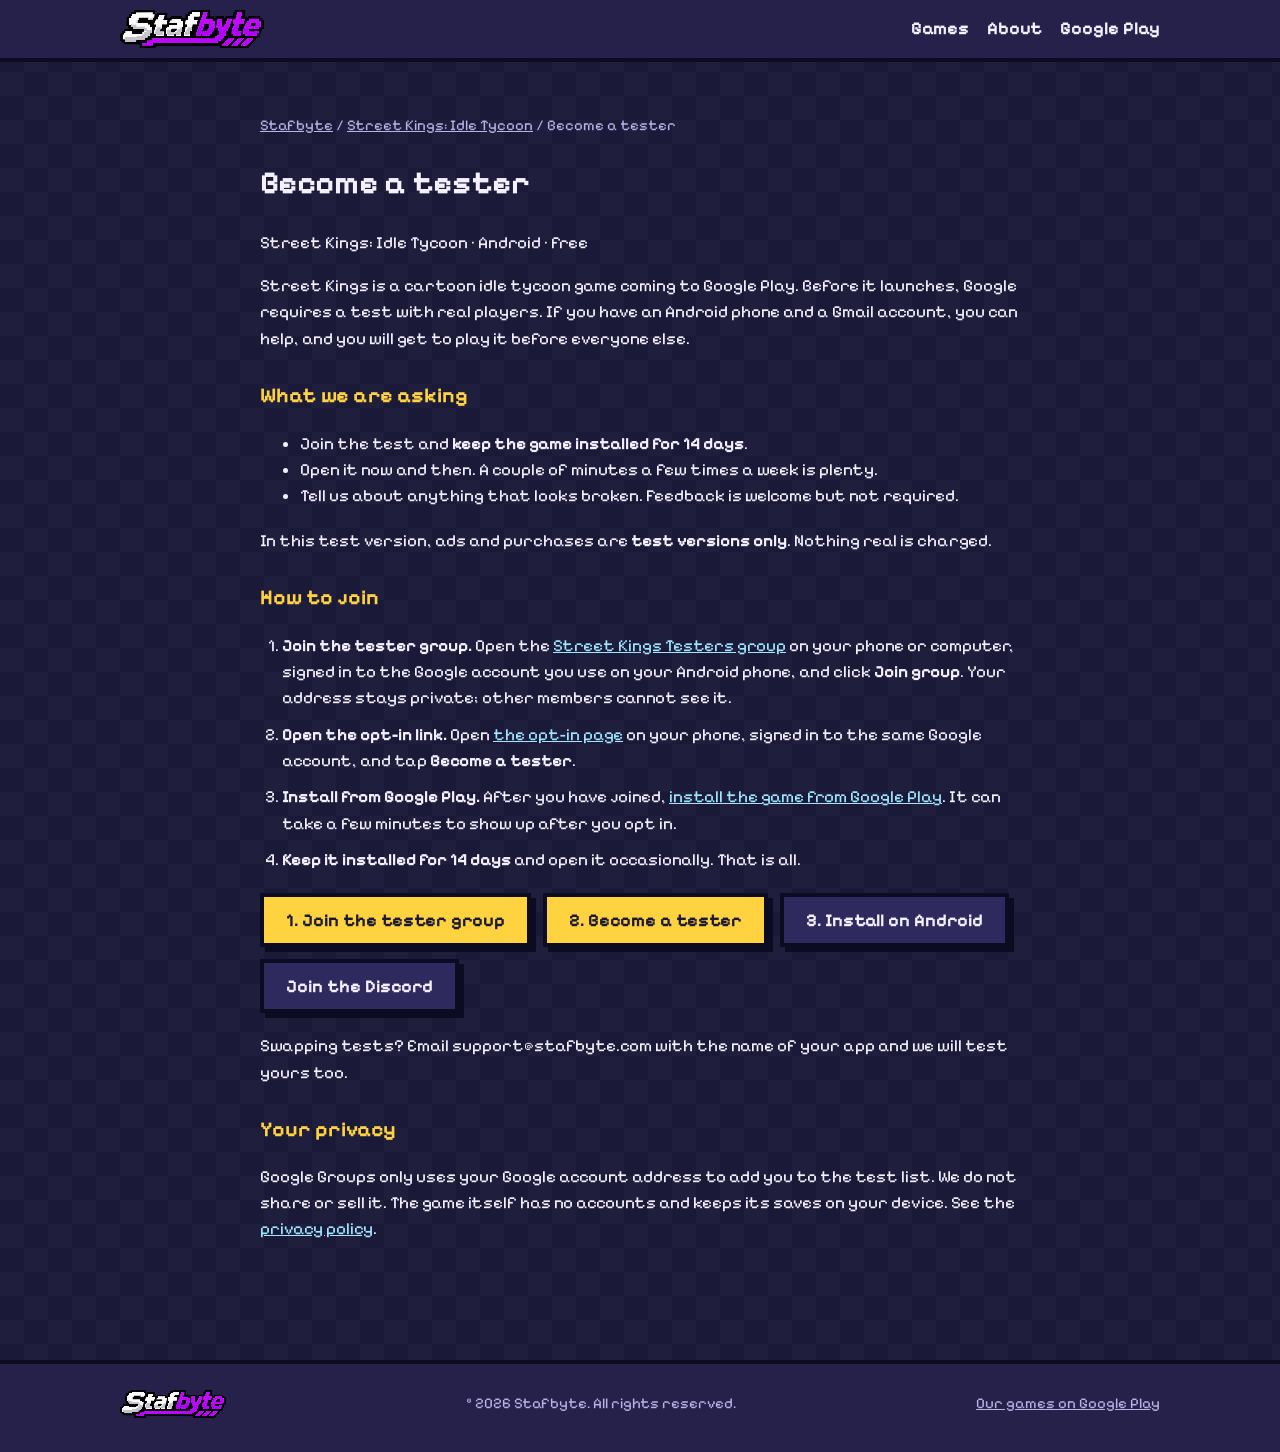
<file: streetkingsidle/testers.html>
<!doctype html>
<html lang="en-AU">
<head>
<meta charset="utf-8">
<meta name="viewport" content="width=device-width, initial-scale=1">
<title>Street Kings: Idle Tycoon Become a tester | Stafbyte</title>
<meta name="description" content="Become a tester">
<meta property="og:title" content="Street Kings: Idle Tycoon Become a tester | Stafbyte">
<meta property="og:description" content="Become a tester">
<meta property="og:image" content="../img/logo.png">
<meta name="theme-color" content="#1b1938">
<link rel="icon" href="../img/favicon.png">
<link rel="stylesheet" href="../style.css?v=1794635721">
</head>
<body>
<header class="site"><div class="wrap">
  <a class="brand" href="../index.html"><img src="../img/logo.png" alt="Stafbyte"></a>
  <nav><a href="../index.html#games">Games</a><a href="../index.html#about">About</a><a href="https://play.google.com/store/apps/developer?id=Stafbyte" rel="noopener">Google Play</a></nav>
</div></header>
<main><div class="wrap doc"><div class="crumbs"><a href="../index.html">Stafbyte</a> / <a href="index.html">Street Kings: Idle Tycoon</a> / Become a tester</div>
  <h1>Become a tester</h1>
  <p class="meta">Street Kings: Idle Tycoon &middot; Android &middot; free</p>
  <p>Street Kings is a cartoon idle tycoon game coming to Google Play. Before it launches, Google requires a test with real players. If you have an Android phone and a Gmail account, you can help, and you will get to play it before everyone else.</p>

  <h2>What we are asking</h2>
  <ul>
    <li>Join the test and <strong>keep the game installed for 14 days</strong>.</li>
    <li>Open it now and then. A couple of minutes a few times a week is plenty.</li>
    <li>Tell us about anything that looks broken. Feedback is welcome but not required.</li>
  </ul>
  <p>In this test version, ads and purchases are <strong>test versions only</strong>. Nothing real is charged.</p>

  <h2>How to join</h2>
  <ol class="steps">
    <li><b>Join the tester group.</b> Open the <a href="https://groups.google.com/g/street-kings-testers" target="_blank" rel="noopener noreferrer">Street Kings Testers group</a> on your phone or computer, signed in to the Google account you use on your Android phone, and click <strong>Join group</strong>. Your address stays private; other members cannot see it.</li>
    <li><b>Open the opt-in link.</b> Open <a href="https://play.google.com/apps/testing/com.streetkings.idletycoon" target="_blank" rel="noopener noreferrer">the opt-in page</a> on your phone, signed in to the same Google account, and tap <strong>Become a tester</strong>.</li>
    <li><b>Install from Google Play.</b> After you have joined, <a href="https://play.google.com/store/apps/details?id=com.streetkings.idletycoon" target="_blank" rel="noopener noreferrer">install the game from Google Play</a>. It can take a few minutes to show up after you opt in.</li>
    <li><b>Keep it installed for 14 days</b> and open it occasionally. That is all.</li>
  </ol>

  <div class="cta">
    <a class="btn" href="https://groups.google.com/g/street-kings-testers" target="_blank" rel="noopener noreferrer">1. Join the tester group</a>
    <a class="btn" href="https://play.google.com/apps/testing/com.streetkings.idletycoon" target="_blank" rel="noopener noreferrer">2. Become a tester</a>
    <a class="btn ghost" href="https://play.google.com/store/apps/details?id=com.streetkings.idletycoon" target="_blank" rel="noopener noreferrer">3. Install on Android</a>
    <a data-discord class="btn ghost" href="https://discord.gg/XURKJn7upJ" target="_blank" rel="noopener noreferrer">Join the Discord</a>
  </div>
  <p class="badge">Swapping tests? Email support@stafbyte.com with the name of your app and we will test yours too.</p>

  <h2>Your privacy</h2>
  <p>Google Groups only uses your Google account address to add you to the test list. We do not share or sell it. The game itself has no accounts and keeps its saves on your device. See the <a href="privacy.html" target="_blank" rel="noopener noreferrer">privacy policy</a>.</p>
</div></main>
<footer class="site"><div class="wrap">
  <img src="../img/logo.png" alt="Stafbyte">
  <div>&copy; 2026 Stafbyte. All rights reserved.</div>
  <div><a href="https://play.google.com/store/apps/developer?id=Stafbyte" rel="noopener">Our games on Google Play</a></div>
</div></footer>
</body>
</html>
</file>
<file: style.css>
@font-face { font-family: 'Pixelify Sans'; font-weight: 400; src: url(fonts/pixelify-sans-latin-400-normal.woff2) format('woff2'); font-display: swap; }
@font-face { font-family: 'Pixelify Sans'; font-weight: 700; src: url(fonts/pixelify-sans-latin-700-normal.woff2) format('woff2'); font-display: swap; }

:root {
  --bg: #1b1938; --bg2: #25214b; --card: #2f2a5e; --ink: #f4f0ff; --soft: #b9b2e6; --line: #0d0b22;
  --accent: #ffd23f; --accent2: #8a5cf6; --link: #9fe7ff;
  --font: 'Pixelify Sans', ui-monospace, 'Courier New', monospace;
}
* { box-sizing: border-box; }
html { scroll-behavior: smooth; }
body { margin: 0; background: var(--bg); color: var(--ink); font: 18px/1.55 var(--font);
  background-image: linear-gradient(45deg, rgba(255,255,255,.025) 25%, transparent 25%, transparent 75%, rgba(255,255,255,.025) 75%), linear-gradient(45deg, rgba(255,255,255,.025) 25%, transparent 25%, transparent 75%, rgba(255,255,255,.025) 75%);
  background-size: 48px 48px; background-position: 0 0, 24px 24px; }
img { image-rendering: pixelated; max-width: 100%; height: auto; }
a { color: var(--link); }
.wrap { width: min(1040px, 100% - 32px); margin: 0 auto; }

header.site { position: sticky; top: 0; z-index: 10; background: var(--bg2); border-bottom: 4px solid var(--line); }
header.site .wrap { display: flex; align-items: center; justify-content: space-between; gap: 16px; padding: 10px 0; }
header.site .brand img { height: 38px; width: auto; display: block; }
header.site nav { display: flex; gap: 18px; flex-wrap: wrap; }
header.site nav a { color: var(--ink); text-decoration: none; font-weight: 700; }
header.site nav a:hover { color: var(--accent); }

.hero { padding: 56px 0 40px; text-align: center; }
.hero .logo { width: min(520px, 86%); margin: 0 auto 8px; display: block; }
.hero h1 { font-size: clamp(26px, 5vw, 40px); margin: 12px 0 8px; }
.hero p { max-width: 640px; margin: 0 auto 18px; color: var(--soft); }

.btn { display: inline-block; padding: 12px 22px; font: 700 18px var(--font); color: #1b1938; background: var(--accent); border: 4px solid var(--line); box-shadow: 5px 5px 0 var(--line); text-decoration: none; cursor: pointer; }
.btn:hover { transform: translate(-1px, -1px); box-shadow: 6px 6px 0 var(--line); }
.btn:active { transform: translate(4px, 4px); box-shadow: 1px 1px 0 var(--line); }
.btn.alt { background: var(--card); color: var(--ink); }
.btn[aria-disabled=true] { opacity: .6; pointer-events: none; }

section { padding: 36px 0; }
h2 { font-size: 28px; margin: 0 0 18px; }
.grid { display: grid; gap: 22px; grid-template-columns: repeat(auto-fill, minmax(300px, 1fr)); }
.game { background: var(--card); border: 4px solid var(--line); box-shadow: 6px 6px 0 var(--line); display: flex; flex-direction: column; overflow: hidden; }
.game .art { background: var(--bg2); aspect-ratio: 16/9; display: grid; place-items: center; overflow: hidden; border-bottom: 4px solid var(--line); }
.game .art img { height: 100%; width: 100%; object-fit: cover; }
.game .body { padding: 16px 18px 20px; display: flex; flex-direction: column; gap: 8px; flex: 1; }
.game .title { display: flex; gap: 12px; align-items: center; }
.game .title img { width: 52px; height: 52px; object-fit: contain; flex: none; }
.game h3 { margin: 0; font-size: 22px; line-height: 1.15; }
.game .tag { color: var(--soft); margin: 0; }
.game .meta { display: flex; gap: 8px; flex-wrap: wrap; font-size: 14px; }
.pill { background: var(--bg2); border: 3px solid var(--line); padding: 1px 9px; }
.pill.soon { background: var(--accent); color: #1b1938; }
.game .go { margin-top: auto; padding-top: 8px; }
.soonbox { background: var(--card); border: 4px dashed var(--soft); padding: 22px; text-align: center; color: var(--soft); }

.two { display: grid; gap: 28px; grid-template-columns: 1fr 1fr; align-items: center; }
@media (max-width: 760px) { .two { grid-template-columns: 1fr; } header.site .wrap { flex-direction: column; } }
.feat { display: grid; gap: 16px; grid-template-columns: repeat(auto-fill, minmax(260px, 1fr)); }
.feat div { background: var(--card); border: 4px solid var(--line); box-shadow: 4px 4px 0 var(--line); padding: 14px 16px; }
.feat h3 { margin: 0 0 4px; font-size: 19px; color: var(--accent); }
.feat p { margin: 0; color: var(--soft); font-size: 16px; }
.shots { display: flex; gap: 14px; justify-content: center; flex-wrap: wrap; }
.shots img { width: 150px; border: 4px solid var(--line); box-shadow: 4px 4px 0 var(--line); background: var(--bg2); }
.page-hero { padding: 40px 0 10px; display: flex; gap: 22px; align-items: center; flex-wrap: wrap; }
.page-hero img.icon { width: 110px; height: 110px; object-fit: contain; border: 4px solid var(--line); background: var(--bg2); box-shadow: 5px 5px 0 var(--line); }
.page-hero h1 { margin: 0; font-size: clamp(26px, 5vw, 38px); }
.page-hero p { margin: 4px 0 0; color: var(--soft); }
.heroimg { width: 100%; border: 4px solid var(--line); box-shadow: 6px 6px 0 var(--line); }

.doc { max-width: 760px; padding: 30px 0 60px; }
.doc h1 { font-size: 32px; }
.doc h2 { font-size: 21px; margin: 28px 0 6px; color: var(--accent); }
.doc p, .doc li { color: var(--ink); font-size: 17px; }
.doc a { word-break: break-word; }
.crumbs { padding-top: 22px; font-size: 15px; color: var(--soft); }
.crumbs a { color: var(--soft); }

footer.site { margin-top: 40px; background: var(--bg2); border-top: 4px solid var(--line); padding: 26px 0 34px; color: var(--soft); font-size: 15px; }
footer.site .wrap { display: flex; gap: 20px; justify-content: space-between; flex-wrap: wrap; align-items: center; }
footer.site a { color: var(--soft); }
footer.site img { height: 28px; width: auto; display: block; }

/* Street Kings pages (kept as plain HTML) */
.meta { color: var(--soft); font-size: 15px; }
.doc ol.steps { padding-left: 22px; } .doc ol.steps li { margin: 10px 0; }
.cta { display: flex; gap: 12px; flex-wrap: wrap; margin: 20px 0; }
.btn.ghost { background: var(--card); color: var(--ink); }
.badge { color: var(--soft); font-size: 15px; }
details { background: var(--card); border: 3px solid var(--line); margin: 10px 0; padding: 8px 14px; }
summary { cursor: pointer; font-weight: 700; }
details p { margin: 8px 0 4px; color: var(--soft); }
.shots.banners img { width: 220px; }
.heroimg { width: auto; max-width: 100%; max-height: 440px; display: block; margin: 0 auto; object-fit: contain; }
.two > div:last-child { text-align: center; }
.shots { align-items: flex-start; }
.shots img { height: auto; align-self: flex-start; }
.game .foot { margin-top: auto; display: flex; flex-direction: column; gap: 14px; padding-top: 10px; }
.game .meta { flex-wrap: nowrap; }
.game .go { margin-top: 0; padding-top: 0; }
.game .meta { flex-direction: column; align-items: flex-start; flex-wrap: wrap; gap: 8px; }
/* card header: identical icon frames, one-line taglines, blurbs always level */
.game .title img { width: 56px; height: 56px; object-fit: cover; border: 3px solid var(--line); background: var(--bg2); }
.game h3 { min-height: 2.3em; display: flex; align-items: flex-end; }
.game .tag { font-size: 13px; white-space: nowrap; }
.game .title > div { min-width: 0; }
</file>
